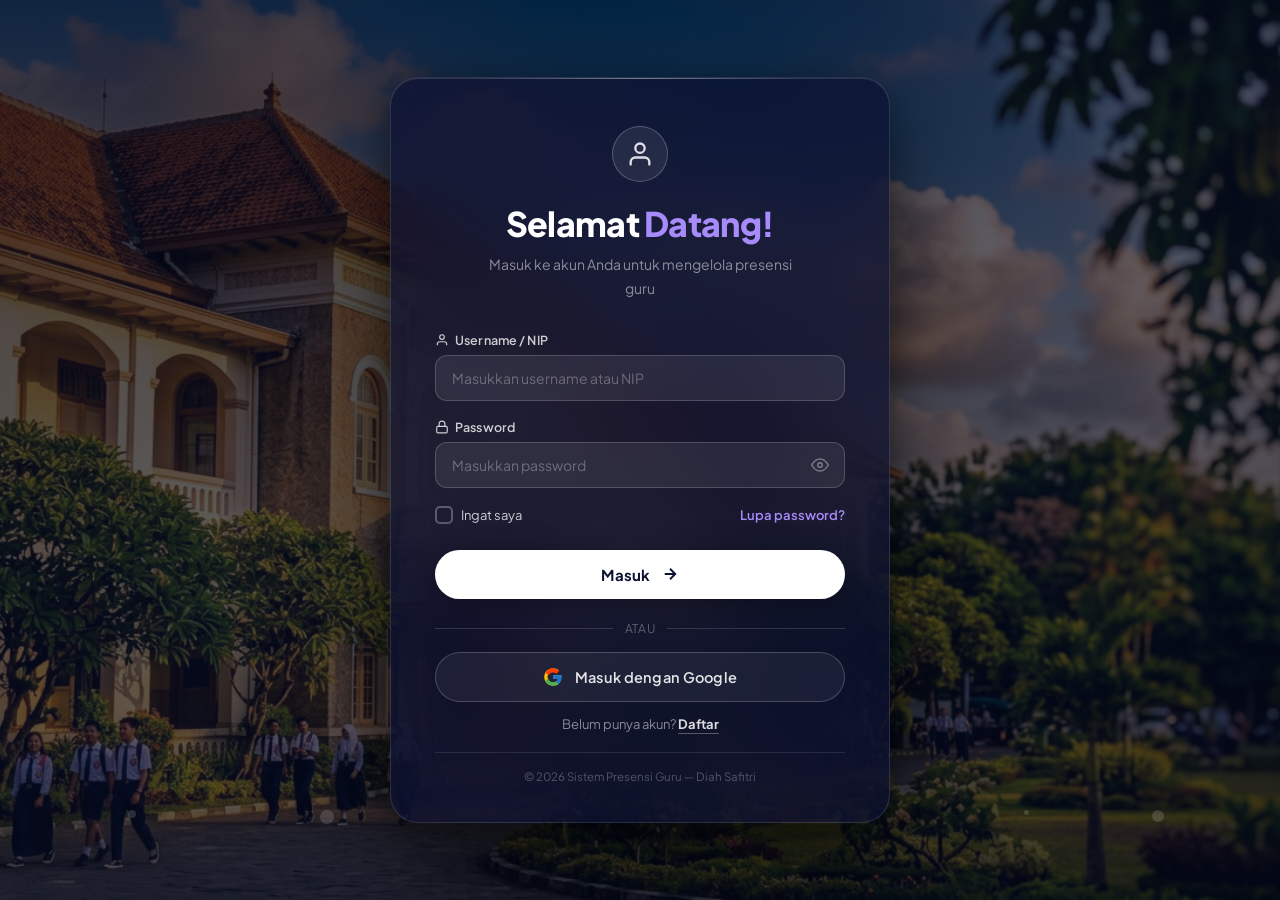
<file: index.html>
<!DOCTYPE html>
<html lang="id">
<head>
  <meta charset="UTF-8" />
  <meta name="viewport" content="width=device-width, initial-scale=1.0" />
  <title>Login | Presensi Guru</title>
  <meta name="description" content="Halaman masuk sistem presensi guru sekolah. Login untuk mengakses data kehadiran dan laporan presensi." />
  <link rel="preconnect" href="https://fonts.googleapis.com" />
  <link rel="preconnect" href="https://fonts.gstatic.com" crossorigin />
  <link href="https://fonts.googleapis.com/css2?family=Plus+Jakarta+Sans:wght@300;400;500;600;700;800&display=swap" rel="stylesheet" />
  <link rel="stylesheet" href="assets/css/login.css" />
</head>
<body>

  <!-- Background -->
  <div class="bg-wrapper">
    <img src="assets/img/bg-login.jpg" alt="Background Sekolah" class="bg-image" />
    <div class="bg-overlay"></div>
    <!-- Floating particles -->
    <div class="particles">
      <span class="particle"></span>
      <span class="particle"></span>
      <span class="particle"></span>
      <span class="particle"></span>
      <span class="particle"></span>
      <span class="particle"></span>
    </div>
  </div>

  <!-- Main Container -->
  <main class="main-container">


    <!-- Right Panel - Login Form -->
    <section class="form-panel" aria-label="Form Login">
      <div class="form-card">

        <!-- Card Header -->
        <div class="card-header">
          <div class="logo-circle">
            <svg width="28" height="28" viewBox="0 0 24 24" fill="none" stroke="currentColor" stroke-width="2" stroke-linecap="round" stroke-linejoin="round">
              <path d="M20 21v-2a4 4 0 0 0-4-4H8a4 4 0 0 0-4 4v2"/>
              <circle cx="12" cy="7" r="4"/>
            </svg>
          </div>
          <h2 class="card-title">Selamat <span class="title-accent">Datang!</span></h2>
          <p class="card-subtitle">Masuk ke akun Anda untuk mengelola presensi guru</p>
        </div>

        <!-- Alert Box -->
        <div class="alert-box" id="alertBox" role="alert" aria-live="polite">
          <svg width="16" height="16" viewBox="0 0 24 24" fill="none" stroke="currentColor" stroke-width="2">
            <circle cx="12" cy="12" r="10"/><line x1="12" y1="8" x2="12" y2="12"/><line x1="12" y1="16" x2="12.01" y2="16"/>
          </svg>
          <span id="alertMsg"></span>
        </div>

        <!-- Login Form -->
        <form id="loginForm" class="login-form" novalidate>

          <!-- Username Field -->
          <div class="form-group" id="groupUsername">
            <label class="form-label" for="username">
              <svg width="14" height="14" viewBox="0 0 24 24" fill="none" stroke="currentColor" stroke-width="2">
                <path d="M20 21v-2a4 4 0 0 0-4-4H8a4 4 0 0 0-4 4v2"/>
                <circle cx="12" cy="7" r="4"/>
              </svg>
              Username / NIP
            </label>
            <div class="input-wrapper">
              <input
                type="text"
                id="username"
                name="username"
                class="form-input"
                placeholder="Masukkan username atau NIP"
                autocomplete="username"
                required
              />
              <div class="input-focus-ring"></div>
            </div>
            <span class="field-error" id="usernameError"></span>
          </div>

          <!-- Password Field -->
          <div class="form-group" id="groupPassword">
            <label class="form-label" for="password">
              <svg width="14" height="14" viewBox="0 0 24 24" fill="none" stroke="currentColor" stroke-width="2">
                <rect x="3" y="11" width="18" height="11" rx="2" ry="2"/>
                <path d="M7 11V7a5 5 0 0 1 10 0v4"/>
              </svg>
              Password
            </label>
            <div class="input-wrapper">
              <input
                type="password"
                id="password"
                name="password"
                class="form-input"
                placeholder="Masukkan password"
                autocomplete="current-password"
                required
              />
              <button type="button" class="toggle-password" id="togglePwd" aria-label="Tampilkan/sembunyikan password">
                <svg id="eyeIcon" width="18" height="18" viewBox="0 0 24 24" fill="none" stroke="currentColor" stroke-width="2">
                  <path d="M1 12s4-8 11-8 11 8 11 8-4 8-11 8-11-8-11-8z"/>
                  <circle cx="12" cy="12" r="3"/>
                </svg>
                <svg id="eyeOffIcon" width="18" height="18" viewBox="0 0 24 24" fill="none" stroke="currentColor" stroke-width="2" style="display:none;">
                  <path d="M17.94 17.94A10.07 10.07 0 0 1 12 20c-7 0-11-8-11-8a18.45 18.45 0 0 1 5.06-5.94M9.9 4.24A9.12 9.12 0 0 1 12 4c7 0 11 8 11 8a18.5 18.5 0 0 1-2.16 3.19m-6.72-1.07a3 3 0 1 1-4.24-4.24"/>
                  <line x1="1" y1="1" x2="23" y2="23"/>
                </svg>
              </button>
              <div class="input-focus-ring"></div>
            </div>
            <span class="field-error" id="passwordError"></span>
          </div>

          <!-- Remember & Forgot -->
          <div class="form-options">
            <label class="remember-label" for="remember">
              <input type="checkbox" id="remember" name="remember" class="remember-checkbox" />
              <span class="custom-checkbox">
                <svg width="10" height="10" viewBox="0 0 12 12" fill="none" stroke="currentColor" stroke-width="2.5">
                  <polyline points="1,6 4,9 11,2"/>
                </svg>
              </span>
              Ingat saya
            </label>
            <a href="#" class="forgot-link" id="forgotLink">Lupa password?</a>
          </div>

          <!-- Submit Button -->
          <button type="submit" class="btn-login" id="btnLogin">
            <span class="btn-text">Masuk</span>
            <span class="btn-loader" id="btnLoader" aria-hidden="true">
              <svg width="20" height="20" viewBox="0 0 24 24" fill="none" stroke="currentColor" stroke-width="2">
                <path d="M21 12a9 9 0 1 1-6.219-8.56"/>
              </svg>
            </span>
            <svg class="btn-arrow" width="18" height="18" viewBox="0 0 24 24" fill="none" stroke="currentColor" stroke-width="2.5">
              <line x1="5" y1="12" x2="19" y2="12"/>
              <polyline points="12,5 19,12 12,19"/>
            </svg>
          </button>

        </form>

        <!-- Divider -->
        <div class="divider">
          <span>Atau</span>
        </div>

        <!-- Google Sign-in Style Button -->
        <button type="button" class="btn-google" id="btnGoogle">
          <!-- Google "G" icon -->
          <svg width="20" height="20" viewBox="0 0 48 48" fill="none" xmlns="http://www.w3.org/2000/svg">
            <path d="M44.5 20H24v8.5h11.8C34.7 33.9 30.1 37 24 37c-7.2 0-13-5.8-13-13s5.8-13 13-13c3.1 0 5.9 1.1 8.1 2.9l6-6C34.6 5.1 29.6 3 24 3 12.4 3 3 12.4 3 24s9.4 21 21 21c10.5 0 20-7.6 20-21 0-1.4-.1-2.7-.5-4z" fill="#FFC107"/>
            <path d="M6.3 14.7l7 5.1C15.1 16 19.2 13 24 13c3.1 0 5.9 1.1 8.1 2.9l6-6C34.6 5.1 29.6 3 24 3c-7.7 0-14.4 4.4-17.7 11.7z" fill="#FF3D00"/>
            <path d="M24 45c5.5 0 10.5-1.9 14.4-5.1l-6.7-5.5C29.5 36.1 26.9 37 24 37c-6 0-10.6-3.9-11.8-9.2l-7 5.4C8.4 40.5 15.6 45 24 45z" fill="#4CAF50"/>
            <path d="M44.5 20H24v8.5h11.8c-.8 2.6-2.6 4.8-4.9 6.3l6.7 5.5C41.7 37.2 45 31 45 24c0-1.4-.1-2.7-.5-4z" fill="#1976D2"/>
          </svg>
          Masuk dengan Google
        </button>

        <!-- Sign up text -->
        <p class="signup-text">
          Belum punya akun? <a href="register.html" class="signup-link" id="signupLink">Daftar</a>
        </p>

        <!-- Footer -->
        <p class="card-footer">
          &copy; 2026 Sistem Presensi Guru &mdash; Diah Safitri
        </p>

      </div>
    </section>

  </main>

  <script src="assets/js/login.js"></script>
</body>
</html>
</file>
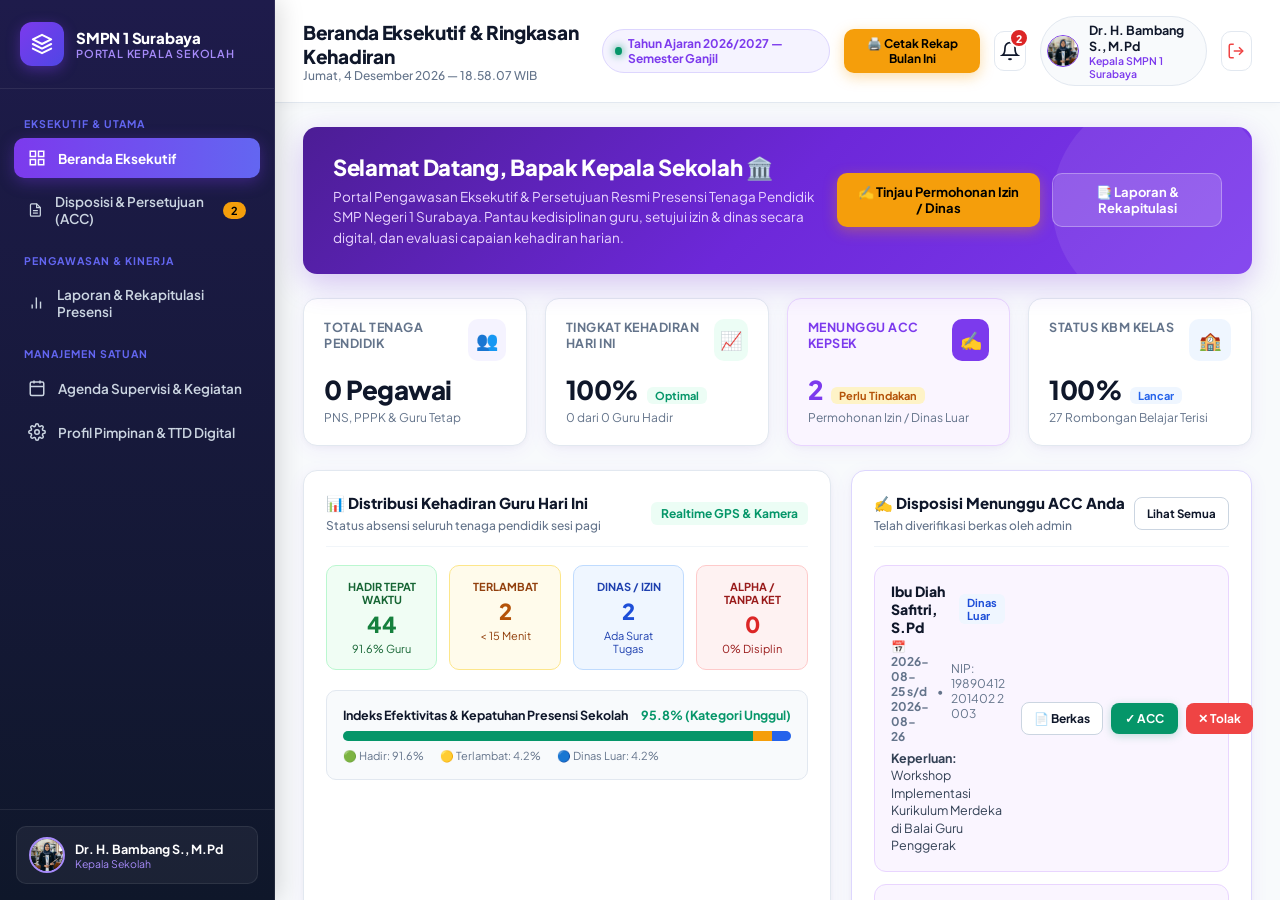
<file: dashboard-kepala.html>
<!DOCTYPE html>
<html lang="id">
<head>
  <meta charset="UTF-8" />
  <meta name="viewport" content="width=device-width, initial-scale=1.0" />
  <title>Portal Kepala Sekolah | SMP Negeri 1 Surabaya</title>
  <meta name="description" content="Dashboard Eksekutif Kepala Sekolah - Disposisi Persetujuan Izin/Dinas, Monitoring Kehadiran Guru, dan Laporan Kinerja." />
  <link rel="preconnect" href="https://fonts.googleapis.com" />
  <link rel="preconnect" href="https://fonts.gstatic.com" crossorigin />
  <link href="https://fonts.googleapis.com/css2?family=Plus+Jakarta+Sans:wght@300;400;500;600;700;800&display=swap" rel="stylesheet" />
  <link rel="stylesheet" href="assets/css/kepala.css" />
</head>
<body>

  <div class="kepala-app-layout">
    
    <!-- ═════════════════════════════════════════
         SIDEBAR KEPALA SEKOLAH
    ═════════════════════════════════════════ -->
    <aside class="kepala-sidebar" aria-label="Sidebar Navigasi Kepala Sekolah">
      
      <!-- Brand Header -->
      <div class="sidebar-brand">
        <div class="brand-icon-box">
          <svg width="22" height="22" viewBox="0 0 24 24" fill="none" stroke="currentColor" stroke-width="2.2" stroke-linecap="round" stroke-linejoin="round">
            <path d="M12 2L2 7l10 5 10-5-10-5z"></path>
            <path d="M2 17l10 5 10-5"></path>
            <path d="M2 12l10 5 10-5"></path>
          </svg>
        </div>
        <div class="brand-info">
          <span class="brand-title">SMPN 1 Surabaya</span>
          <span class="brand-subtitle">Portal Kepala Sekolah</span>
        </div>
      </div>

      <!-- Navigation Menu -->
      <nav class="sidebar-nav">
        <div class="nav-section-label">Eksekutif & Utama</div>
        
        <button class="nav-item active" data-page="pageOverview">
          <svg width="18" height="18" viewBox="0 0 24 24" fill="none" stroke="currentColor" stroke-width="2">
            <rect x="3" y="3" width="7" height="7"></rect>
            <rect x="14" y="3" width="7" height="7"></rect>
            <rect x="14" y="14" width="7" height="7"></rect>
            <rect x="3" y="14" width="7" height="7"></rect>
          </svg>
          <span>Beranda Eksekutif</span>
        </button>

        <button class="nav-item" data-page="pagePersetujuan">
          <svg width="18" height="18" viewBox="0 0 24 24" fill="none" stroke="currentColor" stroke-width="2">
            <path d="M14 2H6a2 2 0 0 0-2 2v16a2 2 0 0 0 2 2h12a2 2 0 0 0 2-2V8z"></path>
            <polyline points="14 2 14 8 20 8"></polyline>
            <line x1="16" y1="13" x2="8" y2="13"></line>
            <line x1="16" y1="17" x2="8" y2="17"></line>
          </svg>
          <span>Disposisi & Persetujuan (ACC)</span>
          <span class="nav-badge-pill" id="badgeKepsekIzinCount">2</span>
        </button>

        <div class="nav-section-label">Pengawasan & Kinerja</div>

        <button class="nav-item" data-page="pageLaporan">
          <svg width="18" height="18" viewBox="0 0 24 24" fill="none" stroke="currentColor" stroke-width="2">
            <line x1="18" y1="20" x2="18" y2="10"></line>
            <line x1="12" y1="20" x2="12" y2="4"></line>
            <line x1="6" y1="20" x2="6" y2="14"></line>
          </svg>
          <span>Laporan & Rekapitulasi Presensi</span>
        </button>

        <div class="nav-section-label">Manajemen Satuan</div>

        <button class="nav-item" data-page="pageSupervisi">
          <svg width="18" height="18" viewBox="0 0 24 24" fill="none" stroke="currentColor" stroke-width="2">
            <rect x="3" y="4" width="18" height="18" rx="2" ry="2"></rect>
            <line x1="16" y1="2" x2="16" y2="6"></line>
            <line x1="8" y1="2" x2="8" y2="6"></line>
            <line x1="3" y1="10" x2="21" y2="10"></line>
          </svg>
          <span>Agenda Supervisi & Kegiatan</span>
        </button>

        <button class="nav-item" data-page="pageProfil">
          <svg width="18" height="18" viewBox="0 0 24 24" fill="none" stroke="currentColor" stroke-width="2">
            <circle cx="12" cy="12" r="3"></circle>
            <path d="M19.4 15a1.65 1.65 0 0 0 .33 1.82l.06.06a2 2 0 0 1 0 2.83 2 2 0 0 1-2.83 0l-.06-.06a1.65 1.65 0 0 0-1.82-.33 1.65 1.65 0 0 0-1 1.51V21a2 2 0 0 1-2 2 2 2 0 0 1-2-2v-.09A1.65 1.65 0 0 0 9 19.4a1.65 1.65 0 0 0-1.82.33l-.06.06a2 2 0 0 1-2.83 0 2 2 0 0 1 0-2.83l.06-.06a1.65 1.65 0 0 0 .33-1.82 1.65 1.65 0 0 0-1.51-1H3a2 2 0 0 1-2-2 2 2 0 0 1 2-2h.09A1.65 1.65 0 0 0 4.6 9a1.65 1.65 0 0 0-.33-1.82l-.06-.06a2 2 0 0 1 0-2.83 2 2 0 0 1 2.83 0l.06.06a1.65 1.65 0 0 0 1.82.33H9a1.65 1.65 0 0 0 1-1.51V3a2 2 0 0 1 2-2 2 2 0 0 1 2 2v.09a1.65 1.65 0 0 0 1 1.51 1.65 1.65 0 0 0 1.82-.33l.06-.06a2 2 0 0 1 2.83 0 2 2 0 0 1 0 2.83l-.06.06a1.65 1.65 0 0 0-.33 1.82V9a1.65 1.65 0 0 0 1.51 1H21a2 2 0 0 1 2 2 2 2 0 0 1-2 2h-.09a1.65 1.65 0 0 0-1.51 1z"></path>
          </svg>
          <span>Profil Pimpinan & TTD Digital</span>
        </button>
      </nav>

      <!-- Sidebar Footer User Pill -->
      <div class="sidebar-footer">
        <div class="kepsek-mini-profile">
          <img src="assets/img/profile-diah.jpg" class="kepsek-mini-avatar" alt="Foto Kepala Sekolah" />
          <div class="kepsek-mini-meta">
            <div class="kepsek-mini-name">Dr. H. Bambang S., M.Pd</div>
            <div class="kepsek-mini-role">Kepala Sekolah</div>
          </div>
        </div>
      </div>
    </aside>

    <!-- ═════════════════════════════════════════
         MAIN CONTENT AREA
    ═════════════════════════════════════════ -->
    <main class="kepala-main-content">
      
      <!-- Top Header -->
      <header class="kepala-header">
        <div class="header-left">
          <div class="header-title-box">
            <h1 id="headerPageTitle">Beranda Eksekutif & Ringkasan Kehadiran</h1>
            <p id="realtimeDateTime">Memuat tanggal & waktu...</p>
          </div>
        </div>

        <div class="header-right">
          <div class="header-badge-status">
            <span class="status-dot"></span>
            <span>Tahun Ajaran 2026/2027 — Semester Ganjil</span>
          </div>

          <button class="btn-welcome-gold" style="padding: 7px 14px; font-size: 12px;" onclick="exportMonthlyExecutiveReport()">
            🖨️ Cetak Rekap Bulan Ini
          </button>

          <!-- Notification Bell -->
          <button class="btn-header-action" id="btnKepsekNotif" title="Notifikasi Persetujuan Masuk" onclick="document.querySelector('.nav-item[data-page=pagePersetujuan]').click()">
            <svg width="20" height="20" viewBox="0 0 24 24" fill="none" stroke="currentColor" stroke-width="2">
              <path d="M18 8A6 6 0 0 0 6 8c0 7-3 9-3 9h18s-3-2-3-9"></path>
              <path d="M13.73 21a2 2 0 0 1-3.46 0"></path>
            </svg>
            <span class="notif-badge-bubble" id="headerKepsekNotifBadge">2</span>
          </button>

          <!-- Profile Pill -->
          <div class="header-profile-pill" onclick="document.querySelector('.nav-item[data-page=pageProfil]').click()">
            <img src="assets/img/profile-diah.jpg" class="header-avatar" alt="Foto Dr. H. Bambang Sudarsono, M.Pd" />
            <div class="header-profile-text">
              <span class="header-name">Dr. H. Bambang S., M.Pd</span>
              <span class="header-role">Kepala SMPN 1 Surabaya</span>
            </div>
          </div>

          <!-- Logout Button -->
          <button class="btn-header-action" id="btnKepsekLogout" title="Keluar / Logout" style="color:#ef4444;">
            <svg width="18" height="18" viewBox="0 0 24 24" fill="none" stroke="currentColor" stroke-width="2">
              <path d="M9 21H5a2 2 0 0 1-2-2V5a2 2 0 0 1 2-2h4"></path>
              <polyline points="16 17 21 12 16 7"></polyline>
              <line x1="21" y1="12" x2="9" y2="12"></line>
            </svg>
          </button>
        </div>
      </header>

      <!-- ═════════════════════════════════════════
           PAGE 1: BERANDA EKSEKUTIF (OVERVIEW)
      ═════════════════════════════════════════ -->
      <section class="kepala-page active" id="pageOverview">
        
        <!-- Welcome Banner -->
        <div class="executive-welcome-card">
          <div class="welcome-text-side">
            <h2>Selamat Datang, Bapak Kepala Sekolah 🏛️</h2>
            <p>
              Portal Pengawasan Eksekutif & Persetujuan Resmi Presensi Tenaga Pendidik SMP Negeri 1 Surabaya. Pantau kedisiplinan guru, setujui izin & dinas secara digital, dan evaluasi capaian kehadiran harian.
            </p>
          </div>
          <div class="welcome-actions-side">
            <button class="btn-welcome-gold" onclick="document.querySelector('.nav-item[data-page=pagePersetujuan]').click()">
              ✍️ Tinjau Permohonan Izin / Dinas
            </button>
            <button class="btn-welcome-outline" onclick="document.querySelector('.nav-item[data-page=pageLaporan]').click()">
              📑 Laporan & Rekapitulasi
            </button>
          </div>
        </div>

        <!-- 4 KPI Stats Grid -->
        <div class="kpi-grid">
          <div class="kpi-card">
            <div class="kpi-header">
              <span class="kpi-title">Total Tenaga Pendidik</span>
              <div class="kpi-icon-box" style="background:#f5f3ff; color:#7c3aed;">👥</div>
            </div>
            <div class="kpi-value-row">
              <span class="kpi-value" id="kpiTotalTeachers">48 Pegawai</span>
            </div>
            <span class="kpi-sub">PNS, PPPK & Guru Tetap</span>
          </div>

          <div class="kpi-card">
            <div class="kpi-header">
              <span class="kpi-title">Tingkat Kehadiran Hari Ini</span>
              <div class="kpi-icon-box" style="background:#ecfdf5; color:#059669;">📈</div>
            </div>
            <div class="kpi-value-row">
              <span class="kpi-value" id="kpiAttendanceRate">95.8%</span>
              <span class="kpi-badge" style="background:#ecfdf5; color:#059669;">Optimal</span>
            </div>
            <span class="kpi-sub" id="kpiPresentDetail">46 dari 48 Guru Hadir</span>
          </div>

          <div class="kpi-card" style="border-color:#e9d5ff; background:#faf5ff;">
            <div class="kpi-header">
              <span class="kpi-title" style="color:#7c3aed;">Menunggu ACC Kepsek</span>
              <div class="kpi-icon-box" style="background:#7c3aed; color:#ffffff;">✍️</div>
            </div>
            <div class="kpi-value-row">
              <span class="kpi-value" style="color:#7c3aed;" id="kpiPendingCount">2</span>
              <span class="kpi-badge" style="background:#fef3c7; color:#b45309;">Perlu Tindakan</span>
            </div>
            <span class="kpi-sub">Permohonan Izin / Dinas Luar</span>
          </div>

          <div class="kpi-card">
            <div class="kpi-header">
              <span class="kpi-title">Status KBM Kelas</span>
              <div class="kpi-icon-box" style="background:#eff6ff; color:#2563eb;">🏫</div>
            </div>
            <div class="kpi-value-row">
              <span class="kpi-value">100%</span>
              <span class="kpi-badge" style="background:#eff6ff; color:#2563eb;">Lancar</span>
            </div>
            <span class="kpi-sub">27 Rombongan Belajar Terisi</span>
          </div>
        </div>

        <!-- 2 Column Section: Chart Distribution & Pending Approvals -->
        <div class="executive-two-cols">
          
          <!-- Left: Attendance Breakdown Summary -->
          <div class="kepala-card">
            <div class="card-header-flex">
              <div>
                <h3 class="card-header-title">📊 Distribusi Kehadiran Guru Hari Ini</h3>
                <span class="card-header-sub">Status absensi seluruh tenaga pendidik sesi pagi</span>
              </div>
              <span style="font-size:12px; font-weight:700; color:#059669; background:#ecfdf5; padding:4px 10px; border-radius:6px;">Realtime GPS & Kamera</span>
            </div>

            <div style="display:grid; grid-template-columns: repeat(4, 1fr); gap:12px; margin-bottom:20px;">
              <div style="background:#f0fdf4; border:1px solid #bbf7d0; border-radius:10px; padding:14px; text-align:center;">
                <div style="font-size:11px; font-weight:700; color:#166534;">HADIR TEPAT WAKTU</div>
                <div style="font-size:22px; font-weight:800; color:#15803d; margin:4px 0;">44</div>
                <div style="font-size:11px; color:#166534;">91.6% Guru</div>
              </div>
              <div style="background:#fffbeb; border:1px solid #fde68a; border-radius:10px; padding:14px; text-align:center;">
                <div style="font-size:11px; font-weight:700; color:#92400e;">TERLAMBAT</div>
                <div style="font-size:22px; font-weight:800; color:#b45309; margin:4px 0;">2</div>
                <div style="font-size:11px; color:#92400e;">&lt; 15 Menit</div>
              </div>
              <div style="background:#eff6ff; border:1px solid #bfdbfe; border-radius:10px; padding:14px; text-align:center;">
                <div style="font-size:11px; font-weight:700; color:#1e40af;">DINAS / IZIN</div>
                <div style="font-size:22px; font-weight:800; color:#1d4ed8; margin:4px 0;">2</div>
                <div style="font-size:11px; color:#1e40af;">Ada Surat Tugas</div>
              </div>
              <div style="background:#fef2f2; border:1px solid #fecaca; border-radius:10px; padding:14px; text-align:center;">
                <div style="font-size:11px; font-weight:700; color:#991b1b;">ALPHA / TANPA KET</div>
                <div style="font-size:22px; font-weight:800; color:#dc2626; margin:4px 0;">0</div>
                <div style="font-size:11px; color:#991b1b;">0% Disiplin</div>
              </div>
            </div>

            <!-- Discipline Progress Bar -->
            <div style="background:#f8fafc; border:1px solid #e2e8f0; border-radius:10px; padding:16px;">
              <div style="display:flex; justify-content:space-between; font-size:12.5px; font-weight:700; margin-bottom:8px;">
                <span>Indeks Efektivitas & Kepatuhan Presensi Sekolah</span>
                <span style="color:#059669;">95.8% (Kategori Unggul)</span>
              </div>
              <div style="height:10px; background:#e2e8f0; border-radius:999px; overflow:hidden; display:flex;">
                <div style="width:91.6%; background:#059669;"></div>
                <div style="width:4.2%; background:#f59e0b;"></div>
                <div style="width:4.2%; background:#2563eb;"></div>
              </div>
              <div style="display:flex; gap:16px; margin-top:8px; font-size:11px; color:#64748b;">
                <span>🟢 Hadir: 91.6%</span>
                <span>🟡 Terlambat: 4.2%</span>
                <span>🔵 Dinas Luar: 4.2%</span>
              </div>
            </div>
          </div>

          <!-- Right: Pending Approval Quick Actions -->
          <div class="kepala-card" style="border-color:#ddd6fe;">
            <div class="card-header-flex">
              <div>
                <h3 class="card-header-title">✍️ Disposisi Menunggu ACC Anda</h3>
                <span class="card-header-sub">Telah diverifikasi berkas oleh admin</span>
              </div>
              <button class="btn-kepsek-doc" style="font-size:11.5px;" onclick="document.querySelector('.nav-item[data-page=pagePersetujuan]').click()">
                Lihat Semua
              </button>
            </div>

            <!-- Approval Items Container -->
            <div class="approval-list-wrapper" id="overviewPendingList">
              <!-- Rendered via JS -->
            </div>
          </div>

        </div>

      </section>

      <!-- ═════════════════════════════════════════
           PAGE 2: DISPOSISI & PERSETUJUAN (ACC)
      ═════════════════════════════════════════ -->
      <section class="kepala-page" id="pagePersetujuan">
        
        <div style="background:#faf5ff; border:1.5px solid #c084fc; border-radius:12px; padding:16px 20px; margin-bottom:20px; display:flex; align-items:center; gap:14px;">
          <div style="font-size:28px;">🏛️</div>
          <div>
            <h3 style="font-size:15px; font-weight:800; color:#581c87; margin-bottom:2px;">Wewenang Prerogatif Kepala Sekolah</h3>
            <p style="font-size:12.5px; color:#6b21a8; line-height:1.4;">
              Sebagai Kepala Sekolah, Anda memiliki hak penuh untuk memeriksa kelengkapan berkas fisik/digital, mengunduh lembar arsip 2 halaman, dan memberikan <b>Persetujuan Resmi (ACC)</b> atau <b>Penolakan</b> terhadap permohonan izin/dinas tenaga pendidik.
            </p>
          </div>
        </div>

        <div class="kepala-card">
          
          <!-- Filter Tabs -->
          <div style="display:flex; justify-content:space-between; align-items:center; margin-bottom:18px;">
            <div style="display:flex; gap:8px;">
              <button class="filter-pill-btn active" data-filter="all" onclick="setApprovalFilter('all')" style="padding:6px 14px; border-radius:8px; font-weight:700; font-size:12.5px; border:1px solid #cbd5e1; background:#7c3aed; color:#fff; cursor:pointer;">
                Semua Permohonan
              </button>
              <button class="filter-pill-btn" data-filter="pending" onclick="setApprovalFilter('pending')" style="padding:6px 14px; border-radius:8px; font-weight:700; font-size:12.5px; border:1px solid #cbd5e1; background:#f8fafc; color:#334155; cursor:pointer;">
                ⏳ Menunggu ACC
              </button>
              <button class="filter-pill-btn" data-filter="approved" onclick="setApprovalFilter('approved')" style="padding:6px 14px; border-radius:8px; font-weight:700; font-size:12.5px; border:1px solid #cbd5e1; background:#f8fafc; color:#334155; cursor:pointer;">
                ✓ Telah Di-ACC
              </button>
              <button class="filter-pill-btn" data-filter="rejected" onclick="setApprovalFilter('rejected')" style="padding:6px 14px; border-radius:8px; font-weight:700; font-size:12.5px; border:1px solid #cbd5e1; background:#f8fafc; color:#334155; cursor:pointer;">
                ✕ Ditolak
              </button>
            </div>
            <span style="font-size:12px; color:#64748b;">Klik <b>📄 Berkas</b> untuk melihat surat tugas / surat dokter di Halaman 2</span>
          </div>

          <!-- Table of Requests -->
          <div class="table-responsive">
            <table class="kepala-table">
              <thead>
                <tr>
                  <th>ID Reg</th>
                  <th>Nama Guru & NIP</th>
                  <th>Jenis</th>
                  <th>Rentang Tanggal</th>
                  <th>Keperluan & Lampiran</th>
                  <th>Status Disposisi</th>
                  <th>Aksi Kepala Sekolah</th>
                </tr>
              </thead>
              <tbody id="fullApprovalTableBody">
                <!-- Rendered via JS -->
              </tbody>
            </table>
          </div>

        </div>

      </section>

      <!-- ═════════════════════════════════════════
           PAGE 3: LAPORAN & REKAPITULASI PRESENSI (MONITORING & REKAP GURU)
      ═════════════════════════════════════════ -->
      <section class="kepala-page" id="pageLaporan">
        
        <div class="kepala-card">
          
          <!-- Header Page & Title -->
          <div class="card-header-flex">
            <div>
              <h3 class="card-header-title">📑 Laporan, Rekapitulasi & Monitoring Presensi Guru</h3>
              <span class="card-header-sub">Pantau kehadiran realtime dan cetak rekapitulasi presensi bulanan (kolektif seluruh guru atau sebagian/individu)</span>
            </div>
            <div style="display:flex; gap:10px;">
              <button class="btn-kepsek-doc" onclick="exportRekapCSV()" style="padding:8px 14px; font-size:12.5px;">
                📊 Unduh CSV
              </button>
              <button class="btn-welcome-gold" onclick="exportMonthlyExecutiveReport()" style="padding:8px 16px; font-size:12.5px;">
                🖨️ Cetak Rekapitulasi PDF
              </button>
            </div>
          </div>

          <!-- Dynamic Filter Bar for Kepala Sekolah -->
          <div style="background:#f8fafc; border:1px solid #e2e8f0; border-radius:12px; padding:18px; margin-bottom:20px;">
            <div style="display:grid; grid-template-columns: 200px 240px 1fr auto; gap:14px; align-items:end;">
              
              <!-- 1. Pilih Bulan -->
              <div>
                <label style="font-size:11.5px; font-weight:700; color:#475569; display:block; margin-bottom:6px;">
                  📅 PILIH BULAN
                </label>
                <select id="rekapFilterBulan" onchange="applyRekapFilters()" style="width:100%; padding:9px 12px; border-radius:8px; border:1px solid #cbd5e1; font-size:13px; font-weight:600; background:#fff; cursor:pointer;">
                  <option value="Agustus 2026" selected>Agustus 2026</option>
                  <option value="Juli 2026">Juli 2026</option>
                  <option value="Juni 2026">Juni 2026</option>
                  <option value="Mei 2026">Mei 2026</option>
                  <option value="April 2026">April 2026</option>
                  <option value="Maret 2026">Maret 2026</option>
                  <option value="Februari 2026">Februari 2026</option>
                  <option value="Januari 2026">Januari 2026</option>
                </select>
              </div>

              <!-- 2. Cakupan Guru (Semua vs Sebagian / Individu) -->
              <div>
                <label style="font-size:11.5px; font-weight:700; color:#475569; display:block; margin-bottom:6px;">
                  👥 CAKUPAN GURU
                </label>
                <select id="rekapFilterCakupan" onchange="handleCakupanChange()" style="width:100%; padding:9px 12px; border-radius:8px; border:1px solid #cbd5e1; font-size:13px; font-weight:600; background:#fff; cursor:pointer;">
                  <option value="all" selected>🌐 Seluruh Guru (Kolektif)</option>
                  <option value="individu">👤 Pilih Guru Tertentu (Individu)</option>
                  <option value="pns">🏛️ Guru PNS Tetap</option>
                  <option value="pppk">📋 Guru PPPK</option>
                  <option value="mapel_bahasa">📚 Rumpun Bahasa</option>
                  <option value="mapel_mipa">🔬 Rumpun MIPA</option>
                </select>
              </div>

              <!-- 3. Dynamic Dropdown: Pilih Guru Individu (Muncul jika 'individu' dipilih) -->
              <div id="containerPilihIndividu" style="display:none;">
                <label style="font-size:11.5px; font-weight:700; color:#7c3aed; display:block; margin-bottom:6px;">
                  👤 NAMA GURU SPESIFIK
                </label>
                <select id="rekapSelectGuruIndividu" onchange="applyRekapFilters()" style="width:100%; padding:9px 12px; border-radius:8px; border:1.5px solid #7c3aed; font-size:13px; font-weight:600; background:#faf5ff; cursor:pointer;">
                  <!-- Populated via JS -->
                </select>
              </div>

              <!-- 4. Quick Search Name/NIP -->
              <div id="containerSearchInput">
                <label style="font-size:11.5px; font-weight:700; color:#475569; display:block; margin-bottom:6px;">
                  🔍 CARI GURU / NIP
                </label>
                <input type="text" id="rekapSearchInput" oninput="applyRekapFilters()" placeholder="Ketik nama atau NIP..." style="width:100%; padding:8px 12px; border-radius:8px; border:1px solid #cbd5e1; font-size:12.5px; background:#fff;" />
              </div>

            </div>

            <!-- Dynamic Active Filter Indicator -->
            <div style="margin-top:14px; padding-top:12px; border-top:1px solid #e2e8f0; display:flex; justify-content:space-between; align-items:center; font-size:12px;">
              <span id="rekapFilterDescriptionText" style="color:#334155; font-weight:600;">
                Menampilkan rekap presensi untuk: <b>Seluruh Guru (Kolektif)</b> pada bulan <b>Agustus 2026</b>
              </span>
              <span id="rekapSummaryStatsText" style="color:#059669; font-weight:700; background:#ecfdf5; padding:3px 10px; border-radius:6px;">
                Tingkat Kehadiran: 95.8%
              </span>
            </div>
          </div>

          <!-- Comprehensive Attendance & Realtime Table -->
          <div class="table-responsive">
            <table class="kepala-table">
              <thead>
                <tr>
                  <th style="width:35px;">No</th>
                  <th>Guru / Tenaga Pendidik</th>
                  <th>Mata Pelajaran / Tugas</th>
                  <th style="text-align:center; color:#059669;">Hadir</th>
                  <th style="text-align:center; color:#d97706;">Terlambat</th>
                  <th style="text-align:center; color:#2563eb;">Izin</th>
                  <th style="text-align:center; color:#7c3aed;">Sakit</th>
                  <th style="text-align:center; color:#dc2626;">Alpha</th>
                  <th style="text-align:center;">% Disiplin</th>
                  <th>Status Realtime Hari Ini</th>
                  <th>Aksi Cetak</th>
                </tr>
              </thead>
              <tbody id="rekapGuruTableBody">
                <!-- Rendered dynamically via JS based on chosen month & teacher scope -->
              </tbody>
            </table>
          </div>

        </div>

      </section>

      <!-- ═════════════════════════════════════════
           PAGE 5: AGENDA SUPERVISI & KEGIATAN
      ═════════════════════════════════════════ -->
      <section class="kepala-page" id="pageSupervisi">
        <div class="kepala-card">
          <div class="card-header-flex">
            <div>
              <h3 class="card-header-title">📅 Agenda Supervisi Akademik & Kegiatan Pimpinan</h3>
              <span class="card-header-sub">Jadwal peninjauan kelas, rapat dinas, dan agenda luar sekolah</span>
            </div>
          </div>

          <div style="display:flex; flex-direction:column; gap:12px;">
            <div style="background:#faf5ff; border:1px solid #e9d5ff; border-radius:10px; padding:16px; display:flex; justify-content:space-between; align-items:center;">
              <div>
                <span style="background:#7c3aed; color:#fff; font-size:10.5px; font-weight:700; padding:2px 8px; border-radius:4px;">SUPERVISI AKADEMIK</span>
                <h4 style="font-size:14px; font-weight:800; margin:4px 0 2px;">Supervisi Pembelajaran Kelas VIII-A (Bahasa Indonesia)</h4>
                <p style="font-size:12px; color:#64748b;">📅 Selasa, 25 Agustus 2026 &bull; Pukul 08.30 - 09.50 WIB &bull; Guru: Ibu Diah Safitri, S.Pd</p>
              </div>
              <span style="font-size:12px; font-weight:700; color:#7c3aed;">Terjadwal</span>
            </div>

            <div style="background:#eff6ff; border:1px solid #bfdbfe; border-radius:10px; padding:16px; display:flex; justify-content:space-between; align-items:center;">
              <div>
                <span style="background:#2563eb; color:#fff; font-size:10.5px; font-weight:700; padding:2px 8px; border-radius:4px;">RAPAT DINAS</span>
                <h4 style="font-size:14px; font-weight:800; margin:4px 0 2px;">Rapat Koordinasi Evaluasi Kurikulum Merdeka dengan Pengawas Pembina</h4>
                <p style="font-size:12px; color:#64748b;">📅 Kamis, 27 Agustus 2026 &bull; Pukul 13.00 WIB &bull; Ruang Pertemuan Utama SMPN 1</p>
              </div>
              <span style="font-size:12px; font-weight:700; color:#2563eb;">Konfirmasi</span>
            </div>

            <div style="background:#ecfdf5; border:1px solid #a7f3d0; border-radius:10px; padding:16px; display:flex; justify-content:space-between; align-items:center;">
              <div>
                <span style="background:#059669; color:#fff; font-size:10.5px; font-weight:700; padding:2px 8px; border-radius:4px;">UPACARA</span>
                <h4 style="font-size:14px; font-weight:800; margin:4px 0 2px;">Pembina Upacara Hari Pramuka & Penyerahan Penghargaan Siswa Berprestasi</h4>
                <p style="font-size:12px; color:#64748b;">📅 Senin, 31 Agustus 2026 &bull; Pukul 07.00 WIB &bull; Lapangan Utama Sekolah</p>
              </div>
              <span style="font-size:12px; font-weight:700; color:#059669;">Rutin</span>
            </div>
          </div>
        </div>
      </section>

      <!-- ═════════════════════════════════════════
           PAGE 6: PROFIL PIMPINAN & SK
      ═════════════════════════════════════════ -->
      <section class="kepala-page" id="pageProfil">
        <div class="kepala-card">
          <div class="card-header-flex">
            <div>
              <h3 class="card-header-title">👤 Profil Pimpinan Satuan Pendidikan</h3>
              <span class="card-header-sub">Identitas resmi, SK Pejabat, dan Tanda Tangan Digital Kepala Sekolah</span>
            </div>
          </div>

          <div style="display:grid; grid-template-columns: 240px 1fr; gap:24px; align-items:start;">
            <div style="text-align:center; background:#f8fafc; border:1px solid #e2e8f0; border-radius:14px; padding:20px;">
              <img src="assets/img/profile-diah.jpg" style="width:120px; height:120px; border-radius:50%; object-fit:cover; border:4px solid #7c3aed; margin-bottom:12px;" alt="Foto Kepala Sekolah" />
              <h3 style="font-size:15px; font-weight:800;">Dr. H. Bambang S., M.Pd</h3>
              <p style="font-size:12px; color:#7c3aed; font-weight:700; margin-top:2px;">Kepala SMP Negeri 1 Surabaya</p>
              <div style="margin-top:10px; display:inline-block; background:#ecfdf5; color:#059669; font-size:11px; font-weight:700; padding:4px 10px; border-radius:999px;">
                🟢 Pejabat Aktif
              </div>
            </div>

            <div style="display:flex; flex-direction:column; gap:12px;">
              <div style="display:grid; grid-template-columns: 1fr 1fr; gap:12px;">
                <div style="background:#f8fafc; padding:12px 16px; border-radius:10px; border:1px solid #e2e8f0;">
                  <div style="font-size:11px; color:#64748b; font-weight:700;">NIP RESMI</div>
                  <div style="font-size:13.5px; font-weight:800; margin-top:2px;">19680315 199412 1 002</div>
                </div>
                <div style="background:#f8fafc; padding:12px 16px; border-radius:10px; border:1px solid #e2e8f0;">
                  <div style="font-size:11px; color:#64748b; font-weight:700;">PANGKAT / GOLONGAN</div>
                  <div style="font-size:13.5px; font-weight:800; margin-top:2px;">Pembina Utama Madya (IV/c)</div>
                </div>
              </div>

              <div style="display:grid; grid-template-columns: 1fr 1fr; gap:12px;">
                <div style="background:#f8fafc; padding:12px 16px; border-radius:10px; border:1px solid #e2e8f0;">
                  <div style="font-size:11px; color:#64748b; font-weight:700;">SK PENGANGKATAN KEPSEK</div>
                  <div style="font-size:13.5px; font-weight:800; margin-top:2px;">821.2/1429/436.7.1/2023</div>
                </div>
                <div style="background:#f8fafc; padding:12px 16px; border-radius:10px; border:1px solid #e2e8f0;">
                  <div style="font-size:11px; color:#64748b; font-weight:700;">INSTANSI SATUAN</div>
                  <div style="font-size:13.5px; font-weight:800; margin-top:2px;">SMP Negeri 1 Surabaya</div>
                </div>
              </div>

              <div style="background:#faf5ff; border:1px dashed #7c3aed; border-radius:12px; padding:16px; margin-top:6px;">
                <h4 style="font-size:13px; font-weight:800; color:#581c87; margin-bottom:4px;">🛡️ Tanda Tangan Digital & Legalisasi</h4>
                <p style="font-size:12px; color:#6b21a8; line-height:1.4;">
                  Seluruh lembar disposisi izin/dinas dan rekapitulasi presensi yang di-ACC melalui portal ini secara otomatis tersahkan dengan stempel resmi dan tanda tangan digital Dr. H. Bambang Sudarsono, M.Pd.
                </p>
              </div>
            </div>
          </div>
        </div>
      </section>

    </main>
  </div>

  <script src="assets/js/kepala.js"></script>
</body>
</html>
</file>
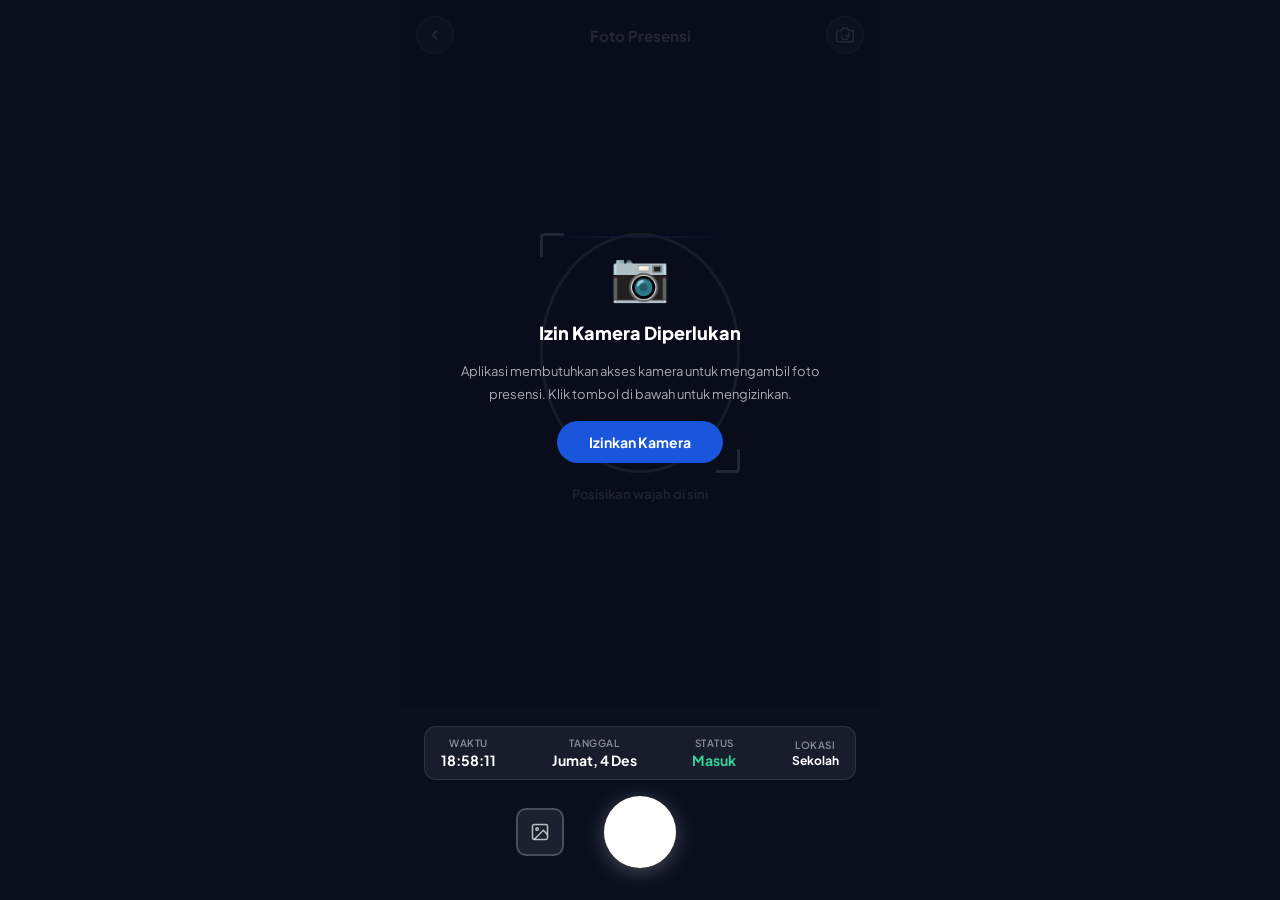
<file: presensi-kamera.html>
<!DOCTYPE html>
<html lang="id">
<head>
  <meta charset="UTF-8" />
  <meta name="viewport" content="width=device-width, initial-scale=1.0, maximum-scale=1.0, user-scalable=no" />
  <title>Presensi Kamera | Absensi Guru</title>
  <link rel="preconnect" href="https://fonts.googleapis.com" />
  <link rel="preconnect" href="https://fonts.gstatic.com" crossorigin />
  <link href="https://fonts.googleapis.com/css2?family=Plus+Jakarta+Sans:wght@400;500;600;700;800&display=swap" rel="stylesheet" />
  <style>
    *, *::before, *::after { box-sizing: border-box; margin: 0; padding: 0; }

    :root {
      --blue:       #1a56db;
      --blue-light: #3b82f6;
      --green:      #10b981;
      --red:        #ef4444;
      --text:       #1e293b;
      --card:       #ffffff;
      --bg:         #0a0f1e;
    }

    html, body {
      height: 100%;
      background: var(--bg);
      font-family: 'Plus Jakarta Sans', system-ui, sans-serif;
      overflow: hidden;
    }

    .camera-shell {
      position: relative;
      width: 100%;
      max-width: 480px;
      height: 100dvh;
      margin: 0 auto;
      display: flex;
      flex-direction: column;
      background: var(--bg);
      overflow: hidden;
    }

    /* ─── VIDEO FEED ─────────────────────────── */
    .camera-view {
      position: relative;
      flex: 1;
      overflow: hidden;
      background: #000;
    }

    #videoEl {
      width: 100%;
      height: 100%;
      object-fit: cover;
      transform: scaleX(-1); /* mirror selfie */
    }

    #canvasEl { display: none; }

    /* Overlay frame */
    .cam-overlay {
      position: absolute;
      inset: 0;
      display: flex;
      flex-direction: column;
      align-items: center;
      justify-content: center;
      pointer-events: none;
    }

    /* Face guide oval */
    .face-guide {
      width: 200px;
      height: 240px;
      border: 3px solid rgba(255,255,255,0.6);
      border-radius: 50%;
      box-shadow: 0 0 0 4000px rgba(0,0,0,0.45);
      position: relative;
    }

    /* Corner markers */
    .face-guide::before,
    .face-guide::after {
      content: '';
      position: absolute;
      width: 24px;
      height: 24px;
      border-color: #fff;
      border-style: solid;
    }

    .face-guide::before {
      top: -3px; left: -3px;
      border-width: 3px 0 0 3px;
      border-radius: 4px 0 0 0;
    }

    .face-guide::after {
      bottom: -3px; right: -3px;
      border-width: 0 3px 3px 0;
      border-radius: 0 0 4px 0;
    }

    .guide-label {
      position: absolute;
      bottom: -36px;
      left: 50%;
      transform: translateX(-50%);
      white-space: nowrap;
      font-size: 13px;
      font-weight: 600;
      color: rgba(255,255,255,0.85);
      background: rgba(0,0,0,0.5);
      padding: 4px 14px;
      border-radius: 50px;
      backdrop-filter: blur(6px);
    }

    /* Scanning line animation */
    .scan-line {
      position: absolute;
      left: 3px; right: 3px;
      height: 2px;
      background: linear-gradient(90deg, transparent, var(--blue-light), transparent);
      top: 0;
      animation: scanMove 2s ease-in-out infinite;
      border-radius: 2px;
    }

    @keyframes scanMove {
      0%   { top: 0; opacity: 0; }
      10%  { opacity: 1; }
      90%  { opacity: 1; }
      100% { top: calc(100% - 2px); opacity: 0; }
    }

    /* Status bar on top of camera */
    .cam-status-bar {
      position: absolute;
      top: 0; left: 0; right: 0;
      padding: 16px;
      background: linear-gradient(to bottom, rgba(0,0,0,0.65) 0%, transparent 100%);
      display: flex;
      align-items: center;
      justify-content: space-between;
      z-index: 10;
    }

    .cam-back-btn {
      width: 38px; height: 38px;
      border-radius: 50%;
      background: rgba(255,255,255,0.18);
      border: 1px solid rgba(255,255,255,0.3);
      color: #fff;
      display: flex; align-items: center; justify-content: center;
      cursor: pointer;
      transition: all 0.2s ease;
      backdrop-filter: blur(8px);
    }

    .cam-back-btn:hover { background: rgba(255,255,255,0.3); }

    .cam-title {
      color: #fff;
      font-size: 15px;
      font-weight: 700;
    }

    .cam-switch-btn {
      width: 38px; height: 38px;
      border-radius: 50%;
      background: rgba(255,255,255,0.18);
      border: 1px solid rgba(255,255,255,0.3);
      color: #fff;
      display: flex; align-items: center; justify-content: center;
      cursor: pointer;
      transition: all 0.2s ease;
      backdrop-filter: blur(8px);
    }

    .cam-switch-btn:hover { background: rgba(255,255,255,0.3); }

    /* Captured preview */
    #photoPreview {
      position: absolute;
      inset: 0;
      width: 100%;
      height: 100%;
      object-fit: cover;
      display: none;
      transform: scaleX(-1);
    }

    /* ─── BOTTOM CONTROLS ────────────────────── */
    .cam-controls {
      background: var(--bg);
      padding: 20px 24px 32px;
      display: flex;
      flex-direction: column;
      align-items: center;
      gap: 16px;
    }

    /* Info row */
    .cam-info {
      display: flex;
      align-items: center;
      justify-content: space-between;
      width: 100%;
      padding: 10px 16px;
      background: rgba(255,255,255,0.06);
      border: 1px solid rgba(255,255,255,0.1);
      border-radius: 12px;
    }

    .cam-info-item {
      display: flex;
      flex-direction: column;
      align-items: center;
      gap: 2px;
    }

    .cam-info-label {
      font-size: 10px;
      color: rgba(255,255,255,0.5);
      text-transform: uppercase;
      font-weight: 600;
      letter-spacing: 0.05em;
    }

    .cam-info-val {
      font-size: 14px;
      font-weight: 700;
      color: #fff;
    }

    .cam-info-val.green { color: #34d399; }

    /* Shutter row */
    .shutter-row {
      display: flex;
      align-items: center;
      justify-content: center;
      gap: 40px;
      width: 100%;
    }

    /* Galeri button */
    .gallery-btn {
      width: 48px; height: 48px;
      border-radius: var(--radius-sm, 10px);
      border: 2px solid rgba(255,255,255,0.2);
      background: rgba(255,255,255,0.08);
      color: rgba(255,255,255,0.7);
      display: flex; align-items: center; justify-content: center;
      cursor: pointer;
      transition: all 0.2s ease;
      font-size: 11px;
      font-weight: 600;
    }

    /* Shutter button */
    .shutter-btn {
      width: 72px; height: 72px;
      border-radius: 50%;
      background: #fff;
      border: 5px solid rgba(255,255,255,0.3);
      cursor: pointer;
      transition: all 0.15s ease;
      display: flex; align-items: center; justify-content: center;
      box-shadow: 0 4px 20px rgba(255,255,255,0.25);
      position: relative;
    }

    .shutter-btn::after {
      content: '';
      width: 52px; height: 52px;
      border-radius: 50%;
      background: #fff;
      position: absolute;
      transition: all 0.15s ease;
    }

    .shutter-btn:hover { transform: scale(1.06); }
    .shutter-btn:active::after { width: 44px; height: 44px; }

    /* Confirm button (hidden until photo taken) */
    .confirm-btn {
      display: none;
      align-items: center;
      gap: 8px;
      width: 100%;
      padding: 14px;
      background: linear-gradient(135deg, var(--green) 0%, #34d399 100%);
      color: #fff;
      border: none;
      border-radius: 14px;
      font-family: inherit;
      font-size: 15px;
      font-weight: 700;
      cursor: pointer;
      justify-content: center;
      transition: all 0.2s ease;
      box-shadow: 0 6px 20px rgba(16,185,129,0.4);
    }

    .confirm-btn.show { display: flex; }
    .confirm-btn:hover { transform: translateY(-2px); box-shadow: 0 10px 28px rgba(16,185,129,0.5); }

    .retake-btn {
      display: none;
      background: none;
      border: none;
      color: rgba(255,255,255,0.6);
      font-family: inherit;
      font-size: 13px;
      font-weight: 600;
      cursor: pointer;
      text-decoration: underline;
      padding: 4px;
    }

    .retake-btn.show { display: block; }

    /* Permission overlay */
    .perm-overlay {
      position: absolute;
      inset: 0;
      background: rgba(10,15,30,0.9);
      display: flex;
      flex-direction: column;
      align-items: center;
      justify-content: center;
      gap: 16px;
      padding: 32px;
      text-align: center;
      z-index: 50;
    }

    .perm-icon {
      font-size: 48px;
    }

    .perm-title {
      font-size: 18px;
      font-weight: 800;
      color: #fff;
    }

    .perm-desc {
      font-size: 13px;
      color: rgba(255,255,255,0.65);
      line-height: 1.7;
    }

    .perm-btn {
      padding: 12px 32px;
      background: var(--blue);
      color: #fff;
      border: none;
      border-radius: 50px;
      font-family: inherit;
      font-size: 14px;
      font-weight: 700;
      cursor: pointer;
      transition: all 0.2s ease;
    }

    .perm-btn:hover { background: var(--blue-light); }

    /* Success overlay */
    .success-overlay {
      position: absolute;
      inset: 0;
      background: rgba(16,185,129,0.9);
      display: none;
      flex-direction: column;
      align-items: center;
      justify-content: center;
      gap: 12px;
      z-index: 100;
      animation: popIn 0.3s ease;
    }

    .success-overlay.show { display: flex; }

    @keyframes popIn {
      from { transform: scale(0.8); opacity: 0; }
      to   { transform: scale(1);   opacity: 1; }
    }

    .success-icon {
      width: 80px; height: 80px;
      background: rgba(255,255,255,0.25);
      border-radius: 50%;
      display: flex; align-items: center; justify-content: center;
      color: #fff;
    }

    .success-title { font-size: 24px; font-weight: 800; color: #fff; }
    .success-time  { font-size: 40px; font-weight: 800; color: #fff; letter-spacing: 0.03em; }
    .success-sub   { font-size: 14px; color: rgba(255,255,255,0.8); }
  </style>
</head>
<body>

<div class="camera-shell">

  <!-- ─── CAMERA VIEW ───────────────────────── -->
  <div class="camera-view" id="cameraView">
    <video id="videoEl" autoplay playsinline muted></video>
    <canvas id="canvasEl"></canvas>
    <img id="photoPreview" alt="Foto presensi" />

    <!-- Status bar -->
    <div class="cam-status-bar">
      <button class="cam-back-btn" id="btnBack" aria-label="Kembali">
        <svg width="18" height="18" viewBox="0 0 24 24" fill="none" stroke="currentColor" stroke-width="2.5">
          <polyline points="15 18 9 12 15 6"/>
        </svg>
      </button>
      <span class="cam-title">Foto Presensi</span>
      <button class="cam-switch-btn" id="btnSwitch" aria-label="Ganti kamera">
        <svg width="18" height="18" viewBox="0 0 24 24" fill="none" stroke="currentColor" stroke-width="2">
          <path d="M23 19a2 2 0 0 1-2 2H3a2 2 0 0 1-2-2V8a2 2 0 0 1 2-2h4l2-3h6l2 3h4a2 2 0 0 1 2 2z"/>
          <path d="M 17 13 A 5 5 0 1 1 7 13" stroke-width="2" fill="none"/>
          <polyline points="17 8 17 13 12 13"/>
        </svg>
      </button>
    </div>

    <!-- Overlay -->
    <div class="cam-overlay">
      <div class="face-guide">
        <div class="scan-line" id="scanLine"></div>
        <span class="guide-label" id="guideLabel">Posisikan wajah di sini</span>
      </div>
    </div>

    <!-- Permission overlay -->
    <div class="perm-overlay" id="permOverlay" style="display:none;">
      <div class="perm-icon">📷</div>
      <div class="perm-title">Izin Kamera Diperlukan</div>
      <p class="perm-desc">Aplikasi membutuhkan akses kamera untuk mengambil foto presensi. Klik tombol di bawah untuk mengizinkan.</p>
      <button class="perm-btn" id="btnPermission">Izinkan Kamera</button>
    </div>

    <!-- Success overlay -->
    <div class="success-overlay" id="successOverlay">
      <div class="success-icon">
        <svg width="40" height="40" viewBox="0 0 24 24" fill="none" stroke="currentColor" stroke-width="2.5">
          <polyline points="20 6 9 17 4 12"/>
        </svg>
      </div>
      <div class="success-title">Presensi Berhasil!</div>
      <div class="success-time" id="successTime">07:15:32</div>
      <div class="success-sub" id="successType">Masuk — Sekolah Utama</div>
    </div>
  </div>

  <!-- ─── BOTTOM CONTROLS ───────────────────── -->
  <div class="cam-controls">

    <!-- Info row -->
    <div class="cam-info">
      <div class="cam-info-item">
        <span class="cam-info-label">Waktu</span>
        <span class="cam-info-val" id="camClock">--:--:--</span>
      </div>
      <div class="cam-info-item">
        <span class="cam-info-label">Tanggal</span>
        <span class="cam-info-val" id="camDate">--</span>
      </div>
      <div class="cam-info-item">
        <span class="cam-info-label">Status</span>
        <span class="cam-info-val green" id="camStatus">Masuk</span>
      </div>
      <div class="cam-info-item">
        <span class="cam-info-label">Lokasi</span>
        <span class="cam-info-val" id="camLoc" style="font-size:12px;">Sekolah</span>
      </div>
    </div>

    <!-- Shutter row -->
    <div class="shutter-row">
      <div class="gallery-btn" title="Tidak tersedia">
        <svg width="20" height="20" viewBox="0 0 24 24" fill="none" stroke="currentColor" stroke-width="1.8">
          <rect x="3" y="3" width="18" height="18" rx="2"/><circle cx="8.5" cy="8.5" r="1.5"/>
          <polyline points="21 15 16 10 5 21"/>
        </svg>
      </div>
      <button class="shutter-btn" id="btnShutter" aria-label="Ambil foto"></button>
      <div class="gallery-btn" style="opacity:0; pointer-events:none;"></div>
    </div>

    <!-- Confirm -->
    <button class="confirm-btn" id="btnConfirm">
      <svg width="18" height="18" viewBox="0 0 24 24" fill="none" stroke="currentColor" stroke-width="2.5">
        <polyline points="20 6 9 17 4 12"/>
      </svg>
      Konfirmasi Presensi
    </button>

    <button class="retake-btn" id="btnRetake">Ambil ulang foto</button>
  </div>

</div>

<script>
'use strict';

/* ─── ELEMENTS ──────────────────────────────── */
const videoEl       = document.getElementById('videoEl');
const canvasEl      = document.getElementById('canvasEl');
const photoPreview  = document.getElementById('photoPreview');
const btnShutter    = document.getElementById('btnShutter');
const btnConfirm    = document.getElementById('btnConfirm');
const btnRetake     = document.getElementById('btnRetake');
const btnBack       = document.getElementById('btnBack');
const btnSwitch     = document.getElementById('btnSwitch');
const btnPermission = document.getElementById('btnPermission');
const permOverlay   = document.getElementById('permOverlay');
const successOverlay= document.getElementById('successOverlay');
const successTime   = document.getElementById('successTime');
const successType   = document.getElementById('successType');
const camClock      = document.getElementById('camClock');
const camDate       = document.getElementById('camDate');
const camStatus     = document.getElementById('camStatus');
const camLoc        = document.getElementById('camLoc');
const guideLabel    = document.getElementById('guideLabel');
const scanLine      = document.getElementById('scanLine');

/* ─── STATE ──────────────────────────────────── */
let currentStream   = null;
let useFrontCamera  = true;
let photoTaken      = false;

/* ─── CLOCK ──────────────────────────────────── */
function updateCamClock() {
  const now = new Date();
  const h   = String(now.getHours()).padStart(2, '0');
  const m   = String(now.getMinutes()).padStart(2, '0');
  const s   = String(now.getSeconds()).padStart(2, '0');
  camClock.textContent = `${h}:${m}:${s}`;

  const days  = ['Minggu','Senin','Selasa','Rabu','Kamis','Jumat','Sabtu'];
  const months= ['Jan','Feb','Mar','Apr','Mei','Jun','Jul','Agu','Sep','Okt','Nov','Des'];
  camDate.textContent = `${days[now.getDay()]}, ${now.getDate()} ${months[now.getMonth()]}`;
}

setInterval(updateCamClock, 1000);
updateCamClock();

/* ─── CHECK STATUS FROM SESSION ─────────────── */
(function checkStatus() {
  const today = JSON.parse(sessionStorage.getItem('presensi_today') || 'null');
  if (today && today.masuk && !today.pulang) {
    camStatus.textContent   = 'Pulang';
    camStatus.style.color   = '#fbbf24';
  }
  const locText = (new URLSearchParams(location.search).get('lokasi')) || 'Sekolah';
  camLoc.textContent = locText;
})();

/* ─── START CAMERA ───────────────────────────── */
async function startCamera(front = true) {
  if (currentStream) {
    currentStream.getTracks().forEach(t => t.stop());
  }

  try {
    const stream = await navigator.mediaDevices.getUserMedia({
      video: { facingMode: front ? 'user' : 'environment', width: { ideal: 1280 }, height: { ideal: 720 } },
      audio: false,
    });
    currentStream   = stream;
    videoEl.srcObject = stream;
    permOverlay.style.display = 'none';
    guideLabel.textContent = 'Posisikan wajah di sini';
  } catch (err) {
    permOverlay.style.display = 'flex';
    console.warn('Camera error:', err);
  }
}

/* ─── BACK ───────────────────────────────────── */
btnBack.addEventListener('click', function () {
  if (currentStream) currentStream.getTracks().forEach(t => t.stop());
  window.location.href = 'dashboard-guru.html';
});

/* ─── SWITCH CAMERA ──────────────────────────── */
btnSwitch.addEventListener('click', function () {
  useFrontCamera = !useFrontCamera;
  startCamera(useFrontCamera);
});

/* ─── PERMISSION RETRY ───────────────────────── */
btnPermission.addEventListener('click', function () {
  startCamera(useFrontCamera);
});

/* ─── SHUTTER ────────────────────────────────── */
btnShutter.addEventListener('click', function () {
  if (!videoEl.srcObject) { return; }

  // Capture frame
  canvasEl.width  = videoEl.videoWidth  || 640;
  canvasEl.height = videoEl.videoHeight || 480;
  const ctx = canvasEl.getContext('2d');
  ctx.save();
  ctx.scale(-1, 1);
  ctx.drawImage(videoEl, -canvasEl.width, 0, canvasEl.width, canvasEl.height);
  ctx.restore();

  const dataUrl = canvasEl.toDataURL('image/jpeg', 0.85);

  // Show preview
  photoPreview.src     = dataUrl;
  photoPreview.style.display = 'block';
  videoEl.style.display      = 'none';
  photoTaken = true;

  // Show confirm / retake
  btnConfirm.classList.add('show');
  btnRetake.classList.add('show');
  btnShutter.style.display = 'none';
  scanLine.style.display   = 'none';
  guideLabel.textContent   = 'Periksa foto Anda';
});

/* ─── RETAKE ─────────────────────────────────── */
btnRetake.addEventListener('click', function () {
  photoPreview.style.display = 'none';
  videoEl.style.display      = 'block';
  photoTaken = false;

  btnConfirm.classList.remove('show');
  btnRetake.classList.remove('show');
  btnShutter.style.display = 'block';
  scanLine.style.display   = 'block';
  guideLabel.textContent   = 'Posisikan wajah di sini';
});

/* ─── CONFIRM PRESENSI ───────────────────────── */
btnConfirm.addEventListener('click', function () {
  const now   = new Date();
  const h     = String(now.getHours()).padStart(2, '0');
  const m     = String(now.getMinutes()).padStart(2, '0');
  const s     = String(now.getSeconds()).padStart(2, '0');
  const timeStr = `${h}:${m}:${s}`;

  // Determine masuk / pulang
  const today = JSON.parse(sessionStorage.getItem('presensi_today') || 'null') || {};

  if (!today.masuk) {
    today.masuk = timeStr;
    sessionStorage.setItem('presensi_today', JSON.stringify(today));
    successType.textContent = `Presensi Masuk — ${camLoc.textContent}`;
    camStatus.textContent   = 'Masuk';
  } else {
    today.pulang = timeStr;
    sessionStorage.setItem('presensi_today', JSON.stringify(today));
    successType.textContent = `Presensi Pulang — ${camLoc.textContent}`;
  }

  successTime.textContent = timeStr;

  // Stop camera
  if (currentStream) currentStream.getTracks().forEach(t => t.stop());

  // Show success
  successOverlay.classList.add('show');

  // Redirect back after 2.5s
  setTimeout(function () {
    window.location.href = 'dashboard-guru.html';
  }, 2500);
});

/* ─── INIT ───────────────────────────────────── */
startCamera(true);
</script>
</body>
</html>
</file>
<file: assets/css/login.css>
/* ============================================
   LOGIN PAGE - PRESENSI GURU
   Dark Glassmorphism — Centered Design
   ============================================ */

*, *::before, *::after {
  box-sizing: border-box;
  margin: 0;
  padding: 0;
}

:root {
  --accent:        #a78bfa;
  --accent-hover:  #c4b5fd;
  --danger:        #ef4444;
  --success:       #10b981;
  --card-bg:       rgba(10, 15, 48, 0.70);
  --input-bg:      rgba(255, 255, 255, 0.08);
  --input-border:  rgba(255, 255, 255, 0.18);
  --glass-border:  rgba(255, 255, 255, 0.12);
  --text-white:    #ffffff;
  --text-soft:     rgba(255, 255, 255, 0.78);
  --text-muted:    rgba(255, 255, 255, 0.50);
  --radius-sm:     12px;
  --radius-md:     18px;
  --radius-lg:     28px;
  --radius-pill:   50px;
  --shadow-card:   0 40px 100px rgba(0,0,0,0.55), 0 8px 32px rgba(0,0,0,0.30),
                   inset 0 1px 0 rgba(255,255,255,0.12);
  --transition:    all 0.25s cubic-bezier(0.4,0,0.2,1);
}

html, body {
  height: 100%;
  font-family: 'Plus Jakarta Sans', system-ui, sans-serif;
  font-size: 15px;
  color: var(--text-white);
  overflow: hidden;
}

/* ── BACKGROUND ─────────────────────────────── */
.bg-wrapper {
  position: fixed;
  inset: 0;
  z-index: 0;
}

.bg-image {
  width: 100%;
  height: 100%;
  object-fit: cover;
  object-position: center;
  filter: brightness(0.62) saturate(1.15);
}

.bg-overlay {
  position: absolute;
  inset: 0;
  background: linear-gradient(
    160deg,
    rgba(5, 8, 30, 0.62) 0%,
    rgba(10, 20, 60, 0.42) 50%,
    rgba(5, 10, 35, 0.58) 100%
  );
}

/* ── PARTICLES ──────────────────────────────── */
.particles {
  position: absolute;
  inset: 0;
  overflow: hidden;
  pointer-events: none;
}

.particle {
  position: absolute;
  border-radius: 50%;
  background: rgba(255, 255, 255, 0.15);
  animation: floatUp linear infinite;
}

.particle:nth-child(1) { width: 8px;  height: 8px;  left: 10%; animation-duration: 12s; animation-delay: 0s;   top: 90%; }
.particle:nth-child(2) { width: 14px; height: 14px; left: 25%; animation-duration: 16s; animation-delay: 3s;   top: 90%; }
.particle:nth-child(3) { width: 6px;  height: 6px;  left: 45%; animation-duration: 10s; animation-delay: 1.5s; top: 90%; }
.particle:nth-child(4) { width: 10px; height: 10px; left: 65%; animation-duration: 14s; animation-delay: 4s;   top: 90%; }
.particle:nth-child(5) { width: 5px;  height: 5px;  left: 80%; animation-duration: 11s; animation-delay: 2s;   top: 90%; }
.particle:nth-child(6) { width: 12px; height: 12px; left: 90%; animation-duration: 18s; animation-delay: 0.5s; top: 90%; }

@keyframes floatUp {
  0%   { transform: translateY(0) rotate(0deg); opacity: 0; }
  10%  { opacity: 1; }
  90%  { opacity: 0.6; }
  100% { transform: translateY(-100vh) rotate(360deg); opacity: 0; }
}

/* ── MAIN LAYOUT ────────────────────────────── */
.main-container {
  position: relative;
  z-index: 10;
  display: flex;
  height: 100vh;
  width: 100vw;
  align-items: center;
  justify-content: center;
  padding: 20px 16px;
  overflow-y: auto;
}

/* Brand panel tersembunyi pada layout baru */
.brand-panel { display: none; }

/* Brand panel classes kept for compatibility, hidden via main-container rule */

/* ── FORM PANEL ─────────────────────────────── */
.form-panel {
  width: 100%;
  max-width: 500px;
  display: flex;
  align-items: center;
  justify-content: center;
  animation: fadeUp 0.65s cubic-bezier(0.4,0,0.2,1) forwards;
  opacity: 0;
}

@keyframes fadeUp {
  from { opacity: 0; transform: translateY(32px) scale(0.98); }
  to   { opacity: 1; transform: translateY(0)    scale(1); }
}

/* ── FORM CARD ──────────────────────────────── */
.form-card {
  width: 100%;
  background: var(--card-bg);
  backdrop-filter: blur(40px);
  -webkit-backdrop-filter: blur(40px);
  border-radius: var(--radius-lg);
  box-shadow: var(--shadow-card);
  padding: 48px 44px 38px;
  border: 1px solid var(--glass-border);
  overflow: hidden;
  position: relative;
}

.form-card::before {
  content: '';
  position: absolute;
  top: 0; left: 15%; right: 15%;
  height: 1px;
  background: linear-gradient(90deg, transparent, rgba(255,255,255,0.35), transparent);
}

/* ── CARD HEADER ────────────────────────────── */
.card-header {
  text-align: center;
  margin-bottom: 32px;
}

.logo-circle {
  width: 56px;
  height: 56px;
  border-radius: 50%;
  background: rgba(255, 255, 255, 0.08);
  border: 1.5px solid rgba(255, 255, 255, 0.22);
  display: flex;
  align-items: center;
  justify-content: center;
  margin: 0 auto 22px;
  color: rgba(255, 255, 255, 0.85);
  animation: pulseGlow 3s ease-in-out infinite;
}

@keyframes pulseGlow {
  0%, 100% { box-shadow: 0 0 20px rgba(167,139,250,0.15); }
  50%       { box-shadow: 0 0 40px rgba(167,139,250,0.38), 0 0 0 8px rgba(167,139,250,0.06); }
}

.card-title {
  font-size: 34px;
  font-weight: 800;
  color: var(--text-white);
  margin-bottom: 10px;
  letter-spacing: -0.02em;
  line-height: 1.15;
}

.title-accent {
  color: var(--accent);
}

.card-subtitle {
  font-size: 14px;
  color: var(--text-muted);
  line-height: 1.65;
  max-width: 330px;
  margin: 0 auto;
}

/* ── ALERT BOX ──────────────────────────────── */
.alert-box {
  display: none;
  align-items: center;
  gap: 8px;
  background: rgba(239, 68, 68, 0.12);
  border: 1px solid rgba(239, 68, 68, 0.35);
  color: #fca5a5;
  border-radius: var(--radius-sm);
  padding: 10px 14px;
  font-size: 13px;
  margin-bottom: 20px;
  animation: fadeIn 0.2s ease;
}

.alert-box.show {
  display: flex;
}

.alert-box.success {
  background: rgba(16, 185, 129, 0.12);
  border-color: rgba(16, 185, 129, 0.35);
  color: #6ee7b7;
}

@keyframes fadeIn {
  from { opacity: 0; transform: translateY(-6px); }
  to   { opacity: 1; transform: translateY(0); }
}

/* ── FORM GROUPS ────────────────────────────── */
.login-form {
  display: flex;
  flex-direction: column;
  gap: 18px;
}

.form-group {
  display: flex;
  flex-direction: column;
  gap: 7px;
}

.form-label {
  display: flex;
  align-items: center;
  gap: 6px;
  font-size: 12.5px;
  font-weight: 600;
  color: var(--text-soft);
  letter-spacing: 0.01em;
}

.input-wrapper {
  position: relative;
}

.input-focus-ring { display: none; }

.form-input {
  width: 100%;
  padding: 13px 46px 13px 16px;
  border: 1.5px solid var(--input-border);
  border-radius: var(--radius-sm);
  font-family: inherit;
  font-size: 14px;
  color: var(--text-white);
  background: var(--input-bg);
  outline: none;
  transition: var(--transition);
}

.form-input::placeholder {
  color: rgba(255,255,255,0.30);
  font-weight: 400;
}

.form-input:focus {
  border-color: rgba(255,255,255,0.45);
  background: rgba(255,255,255,0.12);
  box-shadow: 0 0 0 3px rgba(167,139,250,0.15);
}

.form-group.error .form-input {
  border-color: rgba(239,68,68,0.65);
  background: rgba(239,68,68,0.06);
}

/* Toggle Password */
.toggle-password {
  position: absolute;
  right: 12px;
  top: 50%;
  transform: translateY(-50%);
  background: none;
  border: none;
  cursor: pointer;
  color: rgba(255,255,255,0.38);
  padding: 4px;
  border-radius: 6px;
  transition: var(--transition);
  display: flex;
  align-items: center;
  justify-content: center;
}

.toggle-password:hover {
  color: rgba(255,255,255,0.85);
}

/* Field Error */
.field-error {
  font-size: 12px;
  color: #fca5a5;
  display: none;
  align-items: center;
  gap: 4px;
}

.form-group.error .field-error {
  display: flex;
}

/* ── FORM OPTIONS ───────────────────────────── */
.form-options {
  display: flex;
  align-items: center;
  justify-content: space-between;
}

.remember-label {
  display: flex;
  align-items: center;
  gap: 8px;
  cursor: pointer;
  font-size: 13px;
  color: var(--text-soft);
  user-select: none;
}

.remember-checkbox {
  display: none;
}

.custom-checkbox {
  width: 18px;
  height: 18px;
  border: 2px solid rgba(255,255,255,0.28);
  border-radius: 5px;
  display: flex;
  align-items: center;
  justify-content: center;
  transition: var(--transition);
  flex-shrink: 0;
  color: transparent;
}

.remember-checkbox:checked + .custom-checkbox {
  background: var(--accent);
  border-color: var(--accent);
  color: #fff;
}

.forgot-link {
  font-size: 13px;
  font-weight: 600;
  color: var(--accent);
  text-decoration: none;
  transition: var(--transition);
}

.forgot-link:hover {
  color: var(--accent-hover);
  text-decoration: underline;
}

/* ── LOGIN BUTTON ───────────────────────────── */
.btn-login {
  position: relative;
  display: flex;
  align-items: center;
  justify-content: center;
  gap: 10px;
  width: 100%;
  padding: 15px 24px;
  background: #ffffff;
  color: #0d1235;
  border: none;
  border-radius: var(--radius-pill);
  font-family: inherit;
  font-size: 15px;
  font-weight: 700;
  cursor: pointer;
  letter-spacing: 0.02em;
  transition: var(--transition);
  box-shadow: 0 4px 28px rgba(0,0,0,0.30);
  overflow: hidden;
  margin-top: 8px;
}

.btn-login::before {
  content: '';
  position: absolute;
  inset: 0;
  background: rgba(0,0,0,0.07);
  opacity: 0;
  transition: var(--transition);
}

.btn-login:hover::before { opacity: 1; }
.btn-login:hover {
  transform: translateY(-2px);
  box-shadow: 0 10px 36px rgba(0,0,0,0.40);
}
.btn-login:active {
  transform: translateY(0);
  box-shadow: 0 2px 14px rgba(0,0,0,0.25);
}

.btn-login.loading .btn-text,
.btn-login.loading .btn-arrow { display: none; }

.btn-loader {
  display: none;
}

.btn-login.loading .btn-loader {
  display: flex;
  animation: spin 0.8s linear infinite;
}

.btn-login.loading .btn-loader svg { stroke: #0d1235; }

.btn-arrow {
  transition: transform 0.25s ease;
}

.btn-login:hover .btn-arrow {
  transform: translateX(4px);
}

@keyframes spin {
  to { transform: rotate(360deg); }
}

/* ── DIVIDER ────────────────────────────────── */
.divider {
  display: flex;
  align-items: center;
  gap: 12px;
  margin: 22px 0 16px;
  color: rgba(255,255,255,0.32);
  font-size: 12px;
  letter-spacing: 0.05em;
  text-transform: uppercase;
}

.divider::before,
.divider::after {
  content: '';
  flex: 1;
  height: 1px;
  background: rgba(255,255,255,0.14);
}

/* ── ROLE BUTTONS ───────────────────────────── */
.role-buttons {
  display: grid;
  grid-template-columns: repeat(3, 1fr);
  gap: 10px;
  margin-bottom: 22px;
}

.btn-role {
  display: flex;
  flex-direction: column;
  align-items: center;
  justify-content: center;
  gap: 6px;
  padding: 12px 8px;
  background: rgba(255,255,255,0.06);
  border: 1.5px solid rgba(255,255,255,0.14);
  border-radius: var(--radius-sm);
  font-family: inherit;
  font-size: 11.5px;
  font-weight: 600;
  color: rgba(255,255,255,0.65);
  cursor: pointer;
  transition: var(--transition);
}

.btn-role:hover {
  background: rgba(255,255,255,0.12);
  border-color: rgba(255,255,255,0.32);
  color: rgba(255,255,255,0.95);
  transform: translateY(-2px);
}

/* ── GOOGLE BUTTON ──────────────────────────── */
.btn-google {
  display: flex;
  align-items: center;
  justify-content: center;
  gap: 12px;
  width: 100%;
  padding: 14px 24px;
  background: rgba(255, 255, 255, 0.06);
  border: 1.5px solid rgba(255, 255, 255, 0.20);
  border-radius: var(--radius-pill);
  font-family: inherit;
  font-size: 14.5px;
  font-weight: 600;
  color: rgba(255, 255, 255, 0.88);
  cursor: pointer;
  transition: var(--transition);
  letter-spacing: 0.01em;
  margin-bottom: 4px;
}

.btn-google:hover {
  background: rgba(255, 255, 255, 0.12);
  border-color: rgba(255, 255, 255, 0.38);
  color: #ffffff;
  transform: translateY(-2px);
  box-shadow: 0 6px 24px rgba(0, 0, 0, 0.25);
}

.btn-google:active {
  transform: translateY(0);
  box-shadow: none;
}

/* ── SIGNUP TEXT ───────────────────────────── */
.signup-text {
  text-align: center;
  font-size: 13px;
  color: var(--text-muted);
  margin: 14px 0 20px;
}

.signup-link {
  font-weight: 700;
  color: rgba(255, 255, 255, 0.85);
  text-decoration: none;
  transition: var(--transition);
  border-bottom: 1px solid rgba(255, 255, 255, 0.30);
  padding-bottom: 1px;
}

.signup-link:hover {
  color: #ffffff;
  border-bottom-color: rgba(255, 255, 255, 0.80);
}


/* ── FOOTER ─────────────────────────────────── */
.card-footer {
  text-align: center;
  font-size: 11.5px;
  color: rgba(255,255,255,0.28);
  border-top: 1px solid rgba(255,255,255,0.10);
  padding-top: 16px;
}

/* ── RESPONSIVE ─────────────────────────────── */
@media (max-width: 600px) {
  html, body { overflow: auto; }
  .main-container { align-items: flex-start; padding-top: 36px; }
  .form-panel  { max-width: 100%; }
  .form-card   { padding: 40px 24px 30px; }
  .card-title  { font-size: 28px; }
}

@media (max-width: 420px) {
  .main-container { padding: 12px 10px; padding-top: 24px; }
  .form-card  { padding: 32px 16px 26px; border-radius: var(--radius-md); }
  .card-title { font-size: 24px; }
}
</file>
<file: assets/css/kepala.css>
/* ═══════════════════════════════════════════════════════════════════
   PORTAL KEPALA SEKOLAH - EXECUTIVE STYLESHEET
   SMP NEGERI 1 SURABAYA
   ═══════════════════════════════════════════════════════════════════ */

:root {
  --kepala-primary: #7c3aed;
  --kepala-primary-hover: #6d28d9;
  --kepala-primary-dark: #5b21b6;
  --kepala-primary-light: #f5f3ff;
  --kepala-secondary: #059669;
  --kepala-gold: #f59e0b;
  --kepala-gold-light: #fef3c7;
  --kepala-dark: #0f172a;
  --kepala-sidebar-bg: #1e1b4b;
  --kepala-sidebar-hover: #312e81;
  --kepala-card-bg: #ffffff;
  --kepala-border: #e2e8f0;
  --kepala-text-main: #0f172a;
  --kepala-text-muted: #64748b;
  --kepala-bg-page: #f8fafc;
  --kepala-radius: 14px;
  --kepala-radius-sm: 8px;
  --kepala-shadow: 0 4px 20px -2px rgba(124, 58, 237, 0.08), 0 2px 6px -1px rgba(0, 0, 0, 0.04);
  --kepala-shadow-lg: 0 12px 32px -4px rgba(124, 58, 237, 0.12), 0 4px 12px -2px rgba(0, 0, 0, 0.05);
}

* {
  margin: 0;
  padding: 0;
  box-sizing: border-box;
  font-family: 'Plus Jakarta Sans', -apple-system, BlinkMacSystemFont, 'Segoe UI', Roboto, sans-serif;
}

body {
  background-color: var(--kepala-bg-page);
  color: var(--kepala-text-main);
  min-height: 100vh;
  overflow-x: hidden;
}

/* ─── APP LAYOUT ─── */
.kepala-app-layout {
  display: flex;
  min-height: 100vh;
  width: 100vw;
}

/* ─── SIDEBAR ─── */
.kepala-sidebar {
  width: 275px;
  background: linear-gradient(180deg, #1e1b4b 0%, #0f172a 100%);
  color: #ffffff;
  display: flex;
  flex-direction: column;
  flex-shrink: 0;
  border-right: 1px solid rgba(255, 255, 255, 0.08);
  position: sticky;
  top: 0;
  height: 100vh;
  z-index: 100;
  box-shadow: 4px 0 24px rgba(0, 0, 0, 0.15);
}

.sidebar-brand {
  padding: 22px 20px;
  display: flex;
  align-items: center;
  gap: 12px;
  border-bottom: 1px solid rgba(255, 255, 255, 0.08);
}

.brand-icon-box {
  width: 44px;
  height: 44px;
  border-radius: 12px;
  background: linear-gradient(135deg, #7c3aed 0%, #4f46e5 100%);
  display: flex;
  align-items: center;
  justify-content: center;
  color: #ffffff;
  box-shadow: 0 4px 14px rgba(124, 58, 237, 0.4);
  flex-shrink: 0;
}

.brand-info {
  display: flex;
  flex-direction: column;
  overflow: hidden;
}

.brand-title {
  font-size: 15px;
  font-weight: 800;
  letter-spacing: -0.2px;
  color: #ffffff;
  white-space: nowrap;
}

.brand-subtitle {
  font-size: 11px;
  font-weight: 600;
  color: #a78bfa;
  text-transform: uppercase;
  letter-spacing: 0.8px;
}

.sidebar-nav {
  padding: 16px 14px;
  display: flex;
  flex-direction: column;
  gap: 4px;
  flex: 1;
  overflow-y: auto;
}

.nav-section-label {
  font-size: 10.5px;
  font-weight: 700;
  color: #6366f1;
  text-transform: uppercase;
  letter-spacing: 1px;
  padding: 12px 10px 4px;
}

.nav-item {
  display: flex;
  align-items: center;
  gap: 12px;
  padding: 11px 14px;
  border-radius: 10px;
  color: #cbd5e1;
  font-size: 13.5px;
  font-weight: 600;
  background: transparent;
  border: none;
  width: 100%;
  text-align: left;
  cursor: pointer;
  transition: all 0.2s ease;
  position: relative;
}

.nav-item:hover {
  background: rgba(124, 58, 237, 0.18);
  color: #ffffff;
  transform: translateX(3px);
}

.nav-item.active {
  background: linear-gradient(90deg, #7c3aed 0%, #6366f1 100%);
  color: #ffffff;
  font-weight: 700;
  box-shadow: 0 4px 16px rgba(124, 58, 237, 0.35);
}

.nav-badge-pill {
  margin-left: auto;
  padding: 2px 8px;
  font-size: 11px;
  font-weight: 700;
  border-radius: 999px;
  background: #f59e0b;
  color: #000000;
}

.sidebar-footer {
  padding: 16px;
  border-top: 1px solid rgba(255, 255, 255, 0.08);
}

.kepsek-mini-profile {
  display: flex;
  align-items: center;
  gap: 10px;
  background: rgba(255, 255, 255, 0.05);
  padding: 10px 12px;
  border-radius: 10px;
  border: 1px solid rgba(255, 255, 255, 0.08);
}

.kepsek-mini-avatar {
  width: 36px;
  height: 36px;
  border-radius: 50%;
  border: 2px solid #a78bfa;
  object-fit: cover;
}

.kepsek-mini-meta {
  flex: 1;
  min-width: 0;
}

.kepsek-mini-name {
  font-size: 12.5px;
  font-weight: 700;
  color: #ffffff;
  white-space: nowrap;
  overflow: hidden;
  text-overflow: ellipsis;
}

.kepsek-mini-role {
  font-size: 10.5px;
  color: #a78bfa;
}

/* ─── MAIN CONTENT ─── */
.kepala-main-content {
  flex: 1;
  display: flex;
  flex-direction: column;
  min-width: 0;
  height: 100vh;
  overflow-y: auto;
}

/* ─── HEADER ─── */
.kepala-header {
  background: #ffffff;
  padding: 16px 28px;
  display: flex;
  align-items: center;
  justify-content: space-between;
  border-bottom: 1px solid var(--kepala-border);
  position: sticky;
  top: 0;
  z-index: 90;
  box-shadow: 0 2px 10px rgba(0, 0, 0, 0.03);
}

.header-left {
  display: flex;
  align-items: center;
  gap: 16px;
}

.header-title-box h1 {
  font-size: 19px;
  font-weight: 800;
  color: var(--kepala-text-main);
  letter-spacing: -0.3px;
}

.header-title-box p {
  font-size: 12px;
  color: var(--kepala-text-muted);
  font-weight: 500;
}

.header-right {
  display: flex;
  align-items: center;
  gap: 14px;
}

.header-badge-status {
  display: inline-flex;
  align-items: center;
  gap: 6px;
  padding: 6px 12px;
  border-radius: 999px;
  font-size: 12px;
  font-weight: 700;
  background: #f5f3ff;
  color: #7c3aed;
  border: 1px solid #ddd6fe;
}

.header-badge-status .status-dot {
  width: 8px;
  height: 8px;
  border-radius: 50%;
  background: #059669;
  box-shadow: 0 0 8px #059669;
}

.btn-header-action {
  background: #ffffff;
  border: 1px solid var(--kepala-border);
  width: 40px;
  height: 40px;
  border-radius: 10px;
  display: flex;
  align-items: center;
  justify-content: center;
  color: var(--kepala-text-main);
  cursor: pointer;
  position: relative;
  transition: all 0.2s ease;
}

.btn-header-action:hover {
  background: #f8fafc;
  border-color: #cbd5e1;
  color: var(--kepala-primary);
}

.notif-badge-bubble {
  position: absolute;
  top: -4px;
  right: -4px;
  width: 20px;
  height: 20px;
  background: #dc2626;
  color: #ffffff;
  border-radius: 50%;
  font-size: 10.5px;
  font-weight: 800;
  display: flex;
  align-items: center;
  justify-content: center;
  border: 2px solid #ffffff;
}

.header-profile-pill {
  display: flex;
  align-items: center;
  gap: 10px;
  padding: 5px 12px 5px 6px;
  background: #f8fafc;
  border: 1px solid var(--kepala-border);
  border-radius: 999px;
  cursor: pointer;
  transition: all 0.2s ease;
}

.header-profile-pill:hover {
  background: #f5f3ff;
  border-color: #ddd6fe;
}

.header-avatar {
  width: 32px;
  height: 32px;
  border-radius: 50%;
  object-fit: cover;
  border: 1.5px solid var(--kepala-primary);
}

.header-profile-text {
  display: flex;
  flex-direction: column;
}

.header-name {
  font-size: 12.5px;
  font-weight: 700;
  color: var(--kepala-text-main);
}

.header-role {
  font-size: 10.5px;
  font-weight: 600;
  color: var(--kepala-primary);
}

/* ─── PAGE CONTAINER ─── */
.kepala-page {
  display: none;
  padding: 24px 28px;
  animation: fadeInPage 0.25s ease forwards;
}

.kepala-page.active {
  display: block;
}

@keyframes fadeInPage {
  from { opacity: 0; transform: translateY(6px); }
  to { opacity: 1; transform: translateY(0); }
}

/* ─── BANNER EKSEKUTIF ─── */
.executive-welcome-card {
  background: linear-gradient(135deg, #4c1d95 0%, #6d28d9 50%, #7c3aed 100%);
  border-radius: var(--kepala-radius);
  padding: 26px 30px;
  color: #ffffff;
  display: flex;
  justify-content: space-between;
  align-items: center;
  margin-bottom: 24px;
  box-shadow: 0 10px 30px rgba(109, 40, 217, 0.25);
  position: relative;
  overflow: hidden;
}

.executive-welcome-card::after {
  content: '';
  position: absolute;
  right: -20px;
  bottom: -40px;
  width: 220px;
  height: 220px;
  background: rgba(255, 255, 255, 0.08);
  border-radius: 50%;
  pointer-events: none;
}

.welcome-text-side h2 {
  font-size: 22px;
  font-weight: 800;
  margin-bottom: 6px;
  letter-spacing: -0.3px;
}

.welcome-text-side p {
  font-size: 13.5px;
  color: #e9d5ff;
  max-width: 600px;
  line-height: 1.5;
}

.welcome-actions-side {
  display: flex;
  gap: 12px;
  position: relative;
  z-index: 2;
}

.btn-welcome-gold {
  background: #f59e0b;
  color: #000000;
  font-weight: 700;
  font-size: 13px;
  padding: 10px 18px;
  border-radius: 10px;
  border: none;
  cursor: pointer;
  display: flex;
  align-items: center;
  gap: 8px;
  box-shadow: 0 4px 14px rgba(245, 158, 11, 0.35);
  transition: all 0.2s ease;
}

.btn-welcome-gold:hover {
  background: #d97706;
  color: #ffffff;
  transform: translateY(-2px);
}

.btn-welcome-outline {
  background: rgba(255, 255, 255, 0.15);
  color: #ffffff;
  font-weight: 700;
  font-size: 13px;
  padding: 10px 18px;
  border-radius: 10px;
  border: 1px solid rgba(255, 255, 255, 0.3);
  cursor: pointer;
  display: flex;
  align-items: center;
  gap: 8px;
  transition: all 0.2s ease;
}

.btn-welcome-outline:hover {
  background: rgba(255, 255, 255, 0.25);
  transform: translateY(-2px);
}

/* ─── STAT CARDS GRID ─── */
.kpi-grid {
  display: grid;
  grid-template-columns: repeat(4, 1fr);
  gap: 18px;
  margin-bottom: 24px;
}

.kpi-card {
  background: #ffffff;
  border-radius: var(--kepala-radius);
  padding: 20px;
  border: 1px solid var(--kepala-border);
  box-shadow: var(--kepala-shadow);
  display: flex;
  flex-direction: column;
  justify-content: space-between;
  transition: all 0.2s ease;
}

.kpi-card:hover {
  transform: translateY(-3px);
  box-shadow: var(--kepala-shadow-lg);
  border-color: #ddd6fe;
}

.kpi-header {
  display: flex;
  justify-content: space-between;
  align-items: flex-start;
  margin-bottom: 12px;
}

.kpi-title {
  font-size: 12.5px;
  font-weight: 700;
  color: var(--kepala-text-muted);
  text-transform: uppercase;
  letter-spacing: 0.5px;
}

.kpi-icon-box {
  width: 42px;
  height: 42px;
  border-radius: 10px;
  display: flex;
  align-items: center;
  justify-content: center;
  font-size: 18px;
}

.kpi-value-row {
  display: flex;
  align-items: baseline;
  gap: 8px;
}

.kpi-value {
  font-size: 26px;
  font-weight: 800;
  color: var(--kepala-text-main);
  letter-spacing: -0.5px;
}

.kpi-sub {
  font-size: 12px;
  color: var(--kepala-text-muted);
  margin-top: 4px;
}

.kpi-badge {
  font-size: 11px;
  font-weight: 700;
  padding: 2px 8px;
  border-radius: 6px;
  display: inline-flex;
  align-items: center;
  gap: 4px;
}

/* ─── TWO COLUMN GRID ─── */
.executive-two-cols {
  display: grid;
  grid-template-columns: 1.4fr 1fr;
  gap: 20px;
  margin-bottom: 24px;
}

.kepala-card {
  background: #ffffff;
  border-radius: var(--kepala-radius);
  border: 1px solid var(--kepala-border);
  box-shadow: var(--kepala-shadow);
  padding: 22px;
}

.card-header-flex {
  display: flex;
  justify-content: space-between;
  align-items: center;
  margin-bottom: 18px;
  padding-bottom: 12px;
  border-bottom: 1px solid #f1f5f9;
}

.card-header-title {
  font-size: 15px;
  font-weight: 800;
  color: var(--kepala-text-main);
  display: flex;
  align-items: center;
  gap: 8px;
}

.card-header-sub {
  font-size: 12px;
  color: var(--kepala-text-muted);
  font-weight: 500;
}

/* ─── PENDING APPROVAL LIST FOR KEPALA ─── */
.approval-list-wrapper {
  display: flex;
  flex-direction: column;
  gap: 12px;
}

.approval-item-card {
  background: #faf5ff;
  border: 1.5px solid #e9d5ff;
  border-radius: 12px;
  padding: 16px;
  display: flex;
  justify-content: space-between;
  align-items: center;
  gap: 16px;
  transition: all 0.2s ease;
}

.approval-item-card:hover {
  background: #ffffff;
  border-color: #c084fc;
  box-shadow: 0 4px 16px rgba(124, 58, 237, 0.1);
}

.approval-guru-name {
  font-size: 14px;
  font-weight: 800;
  color: #0f172a;
}

.approval-meta-row {
  display: flex;
  align-items: center;
  gap: 8px;
  margin-top: 3px;
  font-size: 12px;
  color: #64748b;
}

.approval-reason-text {
  font-size: 12.5px;
  color: #334155;
  margin-top: 6px;
  line-height: 1.4;
}

.approval-actions-box {
  display: flex;
  align-items: center;
  gap: 8px;
  flex-shrink: 0;
}

/* ─── BUTTONS ─── */
.btn-kepsek-acc {
  background: #059669;
  color: #ffffff;
  font-weight: 700;
  font-size: 12px;
  padding: 8px 14px;
  border-radius: 8px;
  border: none;
  cursor: pointer;
  display: flex;
  align-items: center;
  gap: 6px;
  transition: all 0.2s ease;
  box-shadow: 0 2px 8px rgba(5, 150, 105, 0.25);
}

.btn-kepsek-acc:hover {
  background: #047857;
  transform: translateY(-1px);
}

.btn-kepsek-reject {
  background: #ef4444;
  color: #ffffff;
  font-weight: 700;
  font-size: 12px;
  padding: 8px 12px;
  border-radius: 8px;
  border: none;
  cursor: pointer;
  transition: all 0.2s ease;
}

.btn-kepsek-reject:hover {
  background: #dc2626;
}

.btn-kepsek-doc {
  background: #ffffff;
  color: #0f172a;
  font-weight: 700;
  font-size: 12px;
  padding: 8px 12px;
  border-radius: 8px;
  border: 1px solid #cbd5e1;
  cursor: pointer;
  transition: all 0.2s ease;
}

.btn-kepsek-doc:hover {
  background: #f1f5f9;
  border-color: #94a3b8;
}

/* ─── TABLES ─── */
.table-responsive {
  width: 100%;
  overflow-x: auto;
}

.kepala-table {
  width: 100%;
  border-collapse: collapse;
  text-align: left;
  font-size: 13px;
}

.kepala-table th {
  background: #f8fafc;
  color: #475569;
  font-weight: 700;
  padding: 12px 14px;
  border-bottom: 2px solid #e2e8f0;
  text-transform: uppercase;
  font-size: 11px;
  letter-spacing: 0.5px;
}

.kepala-table td {
  padding: 13px 14px;
  border-bottom: 1px solid #f1f5f9;
  color: #334155;
  vertical-align: middle;
}

.kepala-table tr:hover td {
  background: #faf5ff;
}

/* ─── MODAL BACKDROPS ─── */
.modal-backdrop {
  position: fixed;
  inset: 0;
  background: rgba(15, 23, 42, 0.65);
  backdrop-filter: blur(4px);
  z-index: 1000;
  display: flex;
  align-items: center;
  justify-content: center;
  padding: 20px;
  opacity: 0;
  pointer-events: none;
  transition: all 0.25s ease;
}

.modal-backdrop.show {
  opacity: 1;
  pointer-events: auto;
}

.modal-content-box {
  background: #ffffff;
  border-radius: 16px;
  width: 100%;
  max-width: 600px;
  max-height: 88vh;
  overflow-y: auto;
  box-shadow: 0 20px 40px rgba(0, 0, 0, 0.25);
  display: flex;
  flex-direction: column;
  animation: modalScaleUp 0.25s ease forwards;
}

@keyframes modalScaleUp {
  from { transform: scale(0.95) translateY(10px); }
  to { transform: scale(1) translateY(0); }
}

.modal-header-styled {
  padding: 20px 24px;
  border-bottom: 1px solid #f1f5f9;
  display: flex;
  align-items: center;
  justify-content: space-between;
}

.modal-body-styled {
  padding: 24px;
}

.modal-footer-styled {
  padding: 16px 24px;
  background: #f8fafc;
  border-top: 1px solid #f1f5f9;
  display: flex;
  justify-content: flex-end;
  gap: 10px;
}

/* ─── TOAST NOTIFICATION ─── */
.kepsek-toast {
  position: fixed;
  bottom: 24px;
  right: 24px;
  z-index: 9999;
  background: #1e1b4b;
  color: #ffffff;
  padding: 14px 22px;
  border-radius: 12px;
  font-weight: 700;
  font-size: 13px;
  box-shadow: 0 10px 30px rgba(0,0,0,0.3);
  border: 1px solid rgba(167, 139, 250, 0.3);
  display: flex;
  align-items: center;
  gap: 10px;
  transition: all 0.3s ease;
  opacity: 0;
  transform: translateY(10px);
  pointer-events: none;
}

.kepsek-toast.show {
  opacity: 1;
  transform: translateY(0);
  pointer-events: auto;
}

/* ─── RESPONSIVE ─── */
@media (max-width: 1024px) {
  .kpi-grid { grid-template-columns: repeat(2, 1fr); }
  .executive-two-cols { grid-template-columns: 1fr; }
}

@media (max-width: 768px) {
  .kepala-sidebar {
    position: fixed;
    left: -275px;
    transition: left 0.3s ease;
  }
  .kepala-sidebar.open {
    left: 0;
  }
  .kpi-grid { grid-template-columns: 1fr; }
}
</file>
